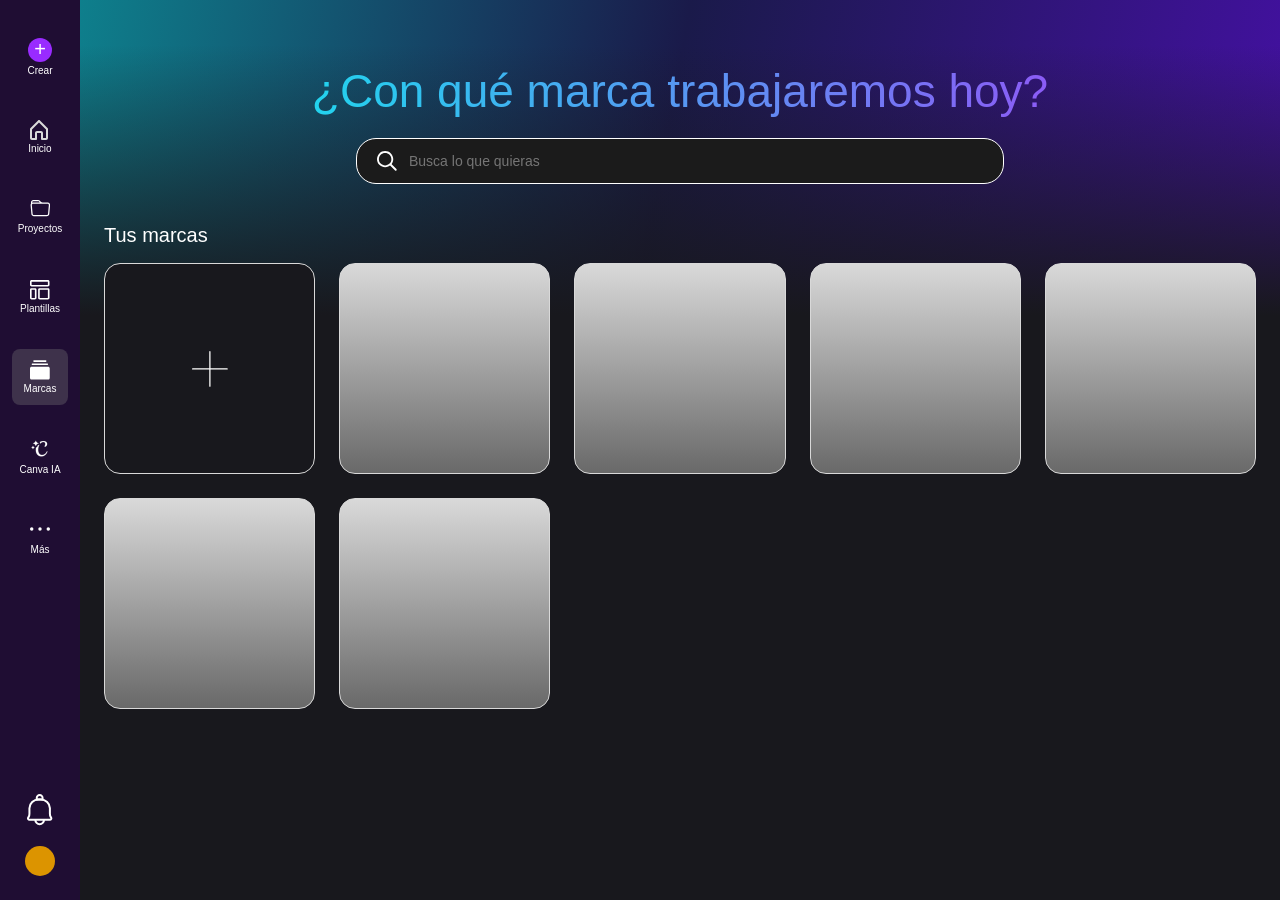
<file: marcas.html>
<!DOCTYPE html>
<html lang="es">
<head>
  <meta charset="UTF-8">
  <meta name="viewport" content="width=device-width, initial-scale=1">
  <title>Marcas</title>
  <link rel="stylesheet" href="estilos/styles.css">

</head>
<body>

  <!-- ========== MENU LATERAL ========== -->
  <nav class="menuLateral">
    <a class="opcionMenu" href="#">
      <span class="botonCrear">+</span>
      <span>Crear</span>
    </a>
    <a class="opcionMenu" href="index.html">

      <svg class="iconoVacio" viewBox="0 0 20 20" xmlns="http://www.w3.org/2000/svg">
        <path d="M9.71002 0.292444C9.6175 0.19974 9.50762 0.126193 9.38664 0.0760114C9.26567 0.02583 9.13599 0 9.00502 0C8.87405 0 8.74437 0.02583 8.62339 0.0760114C8.50242 0.126193 8.39253 0.19974 8.30002 0.292444L0.290017 8.29244C0.197335 8.38588 0.12401 8.4967 0.0742455 8.61854C0.0244809 8.74038 -0.000744179 8.87084 1.67143e-05 9.00244V18.0024C1.67143e-05 19.1024 0.900017 20.0024 2.00002 20.0024H6.00002C6.55002 20.0024 7.00002 19.5524 7.00002 19.0024V13.0024H11V19.0024C11 19.5524 11.45 20.0024 12 20.0024H16C17.1 20.0024 18 19.1024 18 18.0024V9.00244C18 8.73244 17.89 8.48244 17.71 8.29244L9.71002 0.292444ZM13 18.0024V13.0024C13 11.9024 12.1 11.0024 11 11.0024H7.00002C5.90002 11.0024 5.00002 11.9024 5.00002 13.0024V18.0024H2.00002V9.41244L9.00002 2.41244L16 9.41244V18.0024H13Z" fill="#D9D9D9"/>
      </svg>

      <svg class="iconoLleno" viewBox="0 0 30 30" xmlns="http://www.w3.org/2000/svg">
        <path d="M16.1834 0.487407C16.0292 0.332901 15.846 0.210321 15.6444 0.126686C15.4428 0.0430499 15.2266 0 15.0084 0C14.7901 0 14.5739 0.0430499 14.3723 0.126686C14.1707 0.210321 13.9876 0.332901 13.8334 0.487407L0.483361 13.8207C0.328892 13.9765 0.206683 14.1612 0.123742 14.3642C0.0408015 14.5673 -0.0012403 14.7847 2.78572e-05 15.0041V30.0041C2.78572e-05 31.8374 1.50003 33.3374 3.33336 33.3374H8.33336C9.25003 33.3374 10 32.5874 10 31.6707V20.0041H20V31.6707C20 32.5874 20.75 33.3374 21.6667 33.3374H26.6667C28.5 33.3374 30 31.8374 30 30.0041V15.0041C30 14.5541 29.8167 14.1374 29.5167 13.8207L16.1834 0.487407Z" fill="white"/>
      </svg>

      <span>Inicio</span>
    </a>
    <a class="opcionMenu" href="#">
      <svg class="iconoVacio" viewBox="0 0 33 35" xmlns="http://www.w3.org/2000/svg">
          <path d="M0.76581 6.27812L0.67831 4.375C0.67831 3.21468 1.13925 2.10188 1.95972 1.28141C2.78019 0.460936 3.89299 0 5.05331 0H13.0858C14.246 0.000247789 15.3587 0.461346 16.1789 1.28187L17.9902 3.09313C18.8105 3.91365 19.9231 4.37475 21.0833 4.375H29.7939C30.4019 4.37494 31.0032 4.50158 31.5595 4.74686C32.1157 4.99213 32.6148 5.35065 33.0248 5.79954C33.4348 6.24844 33.7467 6.77786 33.9407 7.35403C34.1347 7.9302 34.2065 8.54048 34.1514 9.14594L32.758 24.4584C32.6592 25.5454 32.1577 26.5563 31.3519 27.2925C30.5461 28.0287 29.4942 28.4371 28.4027 28.4375H5.76644C4.67496 28.4371 3.62306 28.0287 2.81724 27.2925C2.01143 26.5563 1.5099 25.5454 1.41112 24.4584L0.0176853 9.14594C-0.0736711 8.1328 0.190871 7.1195 0.76581 6.28031V6.27812ZM4.37519 6.5625C4.07131 6.56248 3.77077 6.62578 3.49271 6.74835C3.21465 6.87092 2.96518 7.05008 2.7602 7.2744C2.55522 7.49873 2.39922 7.7633 2.30216 8.05126C2.20509 8.33921 2.16909 8.64423 2.19644 8.94688L3.58987 24.2594C3.63899 24.8029 3.88948 25.3084 4.29219 25.6767C4.69489 26.045 5.22071 26.2495 5.76644 26.25H28.4027C28.9484 26.2495 29.4742 26.045 29.8769 25.6767C30.2796 25.3084 30.5301 24.8029 30.5792 24.2594L31.9727 8.94688C32 8.64423 31.964 8.33921 31.867 8.05126C31.7699 7.7633 31.6139 7.49873 31.4089 7.2744C31.2039 7.05008 30.9545 6.87092 30.6764 6.74835C30.3984 6.62578 30.0978 6.56248 29.7939 6.5625H4.37519ZM14.6346 2.82844C14.4312 2.62503 14.1898 2.46373 13.924 2.35375C13.6583 2.24377 13.3734 2.18727 13.0858 2.1875H5.05331C4.48028 2.1874 3.93009 2.41215 3.52103 2.81344C3.11196 3.21473 2.8767 3.76051 2.86581 4.33344L2.87894 4.6375C3.34998 4.46396 3.84873 4.37646 4.37519 4.375H16.1789L14.6346 2.82844Z" fill="white"/>
        </svg>

      <svg class="iconoLleno" viewBox="0 0 33 35" xmlns="http://www.w3.org/2000/svg">
          <path d="M0.76581 6.27812L0.67831 4.375C0.67831 3.21468 1.13925 2.10188 1.95972 1.28141C2.78019 0.460936 3.89299 0 5.05331 0H13.0858C14.246 0.000247789 15.3587 0.461346 16.1789 1.28187L17.9902 3.09313C18.8105 3.91365 19.9231 4.37475 21.0833 4.375H29.7939C30.4019 4.37494 31.0032 4.50158 31.5595 4.74686C32.1157 4.99213 32.6148 5.35065 33.0248 5.79954C33.4348 6.24844 33.7467 6.77786 33.9407 7.35403C34.1347 7.9302 34.2065 8.54048 34.1514 9.14594L32.758 24.4584C32.6592 25.5454 32.1577 26.5563 31.3519 27.2925C30.5461 28.0287 29.4942 28.4371 28.4027 28.4375H5.76644C4.67496 28.4371 3.62306 28.0287 2.81724 27.2925C2.01143 26.5563 1.5099 25.5454 1.41112 24.4584L0.0176853 9.14594C-0.0736711 8.1328 0.190871 7.1195 0.76581 6.28031V6.27812ZM4.37519 6.5625C4.07131 6.56248 3.77077 6.62578 3.49271 6.74835C3.21465 6.87092 2.96518 7.05008 2.7602 7.2744C2.55522 7.49873 2.39922 7.7633 2.30216 8.05126C2.20509 8.33921 2.16909 8.64423 2.19644 8.94688L3.58987 24.2594C3.63899 24.8029 3.88948 25.3084 4.29219 25.6767C4.69489 26.045 5.22071 26.2495 5.76644 26.25H28.4027C28.9484 26.2495 29.4742 26.045 29.8769 25.6767C30.2796 25.3084 30.5301 24.8029 30.5792 24.2594L31.9727 8.94688C32 8.64423 31.964 8.33921 31.867 8.05126C31.7699 7.7633 31.6139 7.49873 31.4089 7.2744C31.2039 7.05008 30.9545 6.87092 30.6764 6.74835C30.3984 6.62578 30.0978 6.56248 29.7939 6.5625H4.37519ZM14.6346 2.82844C14.4312 2.62503 14.1898 2.46373 13.924 2.35375C13.6583 2.24377 13.3734 2.18727 13.0858 2.1875H5.05331C4.48028 2.1874 3.93009 2.41215 3.52103 2.81344C3.11196 3.21473 2.8767 3.76051 2.86581 4.33344L2.87894 4.6375C3.34998 4.46396 3.84873 4.37646 4.37519 4.375H16.1789L14.6346 2.82844Z" fill="white"/>
        </svg>
      <span>Proyectos</span>
    </a>

    <a class="opcionMenu" href="plantillas.html">

      <svg class="iconoVacio" viewBox="0 0 30 30" xmlns="http://www.w3.org/2000/svg">
        <path d="M26.8125 2.4375V7.3125H2.4375V2.4375H26.8125ZM26.8125 0H2.4375C1.79103 0 1.17105 0.256807 0.713927 0.713927C0.256807 1.17105 0 1.79103 0 2.4375V7.3125C0 7.95897 0.256807 8.57895 0.713927 9.03607C1.17105 9.49319 1.79103 9.75 2.4375 9.75H26.8125C27.459 9.75 28.079 9.49319 28.5361 9.03607C28.9932 8.57895 29.25 7.95897 29.25 7.3125V2.4375C29.25 1.79103 28.9932 1.17105 28.5361 0.713927C28.079 0.256807 27.459 0 26.8125 0ZM7.3125 14.625V26.8125H2.4375V14.625H7.3125ZM7.3125 12.1875H2.4375C1.79103 12.1875 1.17105 12.4443 0.713927 12.9014C0.256807 13.3585 0 13.9785 0 14.625V26.8125C0 27.459 0.256807 28.079 0.713927 28.5361C1.17105 28.9932 1.79103 29.25 2.4375 29.25H7.3125C7.95897 29.25 8.57895 28.9932 9.03607 28.5361C9.49319 28.079 9.75 27.459 9.75 26.8125V14.625C9.75 13.9785 9.49319 13.3585 9.03607 12.9014C8.57895 12.4443 7.95897 12.1875 7.3125 12.1875ZM26.8125 14.625V26.8125H14.625V14.625H26.8125ZM26.8125 12.1875H14.625C13.9785 12.1875 13.3585 12.4443 12.9014 12.9014C12.4443 13.3585 12.1875 13.9785 12.1875 14.625V26.8125C12.1875 27.459 12.4443 28.079 12.9014 28.5361C13.3585 28.9932 13.9785 29.25 14.625 29.25H26.8125C27.459 29.25 28.079 28.9932 28.5361 28.5361C28.9932 28.079 29.25 27.459 29.25 26.8125V14.625C29.25 13.9785 28.9932 13.3585 28.5361 12.9014C28.079 12.4443 27.459 12.1875 26.8125 12.1875Z" fill="white"/>
      </svg>

      <svg class="iconoLleno" viewBox="0 0 30 30" xmlns="http://www.w3.org/2000/svg">
        <path d="M26.8125 0H2.4375C1.79103 0 1.17105 0.256807 0.713927 0.713927C0.256807 1.17105 0 1.79103 0 2.4375V7.3125C0 7.95897 0.256807 8.57895 0.713927 9.03607C1.17105 9.49319 1.79103 9.75 2.4375 9.75H26.8125C27.459 9.75 28.079 9.49319 28.5361 9.03607C28.9932 8.57895 29.25 7.95897 29.25 7.3125V2.4375C29.25 1.79103 28.9932 1.17105 28.5361 0.713927C28.079 0.256807 27.459 0 26.8125 0ZM7.3125 12.1875H2.4375C1.79103 12.1875 1.17105 12.4443 0.713927 12.9014C0.256807 13.3585 0 13.9785 0 14.625V26.8125C0 27.459 0.256807 28.079 0.713927 28.5361C1.17105 28.9932 1.79103 29.25 2.4375 29.25H7.3125C7.95897 29.25 8.57895 28.9932 9.03607 28.5361C9.49319 28.079 9.75 27.459 9.75 26.8125V14.625C9.75 13.9785 9.49319 13.3585 9.03607 12.9014C8.57895 12.4443 7.95897 12.1875 7.3125 12.1875ZM26.8125 12.1875H14.625C13.9785 12.1875 13.3585 12.4443 12.9014 12.9014C12.4443 13.3585 12.1875 13.9785 12.1875 14.625V26.8125C12.1875 27.459 12.4443 28.079 12.9014 28.5361C13.3585 28.9932 13.9785 29.25 14.625 29.25H26.8125C27.459 29.25 28.079 28.9932 28.5361 28.5361C28.9932 28.079 29.25 27.459 29.25 26.8125V14.625C29.25 13.9785 28.9932 13.3585 28.5361 12.9014C28.079 12.4443 27.459 12.1875 26.8125 12.1875Z" fill="white"/>
      </svg>

      <span>Plantillas</span>
    </a>
    
    <a class="opcionMenu activa" href="marcas.html">
      <svg class="iconoVacio" viewBox="0 0 38 37" xmlns="http://www.w3.org/2000/svg">
        <path d="M30.9375 11.25H2.8125C2.06658 11.25 1.35121 11.5463 0.823762 12.0738C0.296316 12.6012 0 13.3166 0 14.0625V30.9375C0 31.6834 0.296316 32.3988 0.823762 32.9262C1.35121 33.4537 2.06658 33.75 2.8125 33.75H30.9375C31.6834 33.75 32.3988 33.4537 32.9262 32.9262C33.4537 32.3988 33.75 31.6834 33.75 30.9375V14.0625C33.75 13.3166 33.4537 12.6012 32.9262 12.0738C32.3988 11.5463 31.6834 11.25 30.9375 11.25ZM30.9375 30.9375H2.8125V14.0625H30.9375V30.9375ZM2.8125 7.03125C2.8125 6.65829 2.96066 6.3006 3.22438 6.03688C3.4881 5.77316 3.84579 5.625 4.21875 5.625H29.5312C29.9042 5.625 30.2619 5.77316 30.5256 6.03688C30.7893 6.3006 30.9375 6.65829 30.9375 7.03125C30.9375 7.40421 30.7893 7.7619 30.5256 8.02562C30.2619 8.28934 29.9042 8.4375 29.5312 8.4375H4.21875C3.84579 8.4375 3.4881 8.28934 3.22438 8.02562C2.96066 7.7619 2.8125 7.40421 2.8125 7.03125ZM5.625 1.40625C5.625 1.03329 5.77316 0.675604 6.03688 0.411881C6.3006 0.148158 6.65829 0 7.03125 0H26.7188C27.0917 0 27.4494 0.148158 27.7131 0.411881C27.9768 0.675604 28.125 1.03329 28.125 1.40625C28.125 1.77921 27.9768 2.1369 27.7131 2.40062C27.4494 2.66434 27.0917 2.8125 26.7188 2.8125H7.03125C6.65829 2.8125 6.3006 2.66434 6.03688 2.40062C5.77316 2.1369 5.625 1.77921 5.625 1.40625Z" fill="white"/>
      </svg>

      <svg class="iconoLleno" viewBox="0 0 38 37" xmlns="http://www.w3.org/2000/svg">
        <path d="M34.375 12.25H3.125C2.2962 12.25 1.50134 12.5727 0.915291 13.147C0.32924 13.7213 0 14.5003 0 15.3125V33.6875C0 34.4997 0.32924 35.2787 0.915291 35.853C1.50134 36.4273 2.2962 36.75 3.125 36.75H34.375C35.2038 36.75 35.9987 36.4273 36.5847 35.853C37.1708 35.2787 37.5 34.4997 37.5 33.6875V15.3125C37.5 14.5003 37.1708 13.7213 36.5847 13.147C35.9987 12.5727 35.2038 12.25 34.375 12.25ZM3.125 7.65625C3.125 7.25014 3.28962 6.86066 3.58265 6.57349C3.87567 6.28633 4.2731 6.125 4.6875 6.125H32.8125C33.2269 6.125 33.6243 6.28633 33.9174 6.57349C34.2104 6.86066 34.375 7.25014 34.375 7.65625C34.375 8.06236 34.2104 8.45184 33.9174 8.73901C33.6243 9.02617 33.2269 9.1875 32.8125 9.1875H4.6875C4.2731 9.1875 3.87567 9.02617 3.58265 8.73901C3.28962 8.45184 3.125 8.06236 3.125 7.65625ZM6.25 1.53125C6.25 1.12514 6.41462 0.735658 6.70765 0.448493C7.00067 0.161328 7.3981 0 7.8125 0H29.6875C30.1019 0 30.4993 0.161328 30.7924 0.448493C31.0854 0.735658 31.25 1.12514 31.25 1.53125C31.25 1.93736 31.0854 2.32684 30.7924 2.61401C30.4993 2.90117 30.1019 3.0625 29.6875 3.0625H7.8125C7.3981 3.0625 7.00067 2.90117 6.70765 2.61401C6.41462 2.32684 6.25 1.93736 6.25 1.53125Z" fill="white"/>
      </svg>
      <span>Marcas</span>
    </a>
    <a class="opcionMenu" href="#">
      <span class="iconoMenu">
        <svg width="45" height="45" viewBox="0 0 45 45" fill="none" xmlns="http://www.w3.org/2000/svg" xmlns:xlink="http://www.w3.org/1999/xlink">
          <rect width="45" height="45" fill="url(#pattern0_4_13)"/>
          <defs>
          <pattern id="pattern0_4_13" patternContentUnits="objectBoundingBox" width="1" height="1">
          <use xlink:href="#image0_4_13" transform="scale(0.025)"/>
          </pattern>
          <image id="image0_4_13" width="40" height="40" preserveAspectRatio="none" xlink:href="[data-uri]"/>
          </defs>
        </svg>

      </span>
      <span>Canva IA</span>
    </a>
    <a class="opcionMenu" href="#">
      <span class="iconoMenu">
        <svg width="29" height="5" viewBox="0 0 29 5" fill="none" xmlns="http://www.w3.org/2000/svg">
          <path d="M4 2.5C4 3.32843 3.32843 4 2.5 4C1.67157 4 1 3.32843 1 2.5C1 1.67157 1.67157 1 2.5 1C3.32843 1 4 1.67157 4 2.5Z" stroke-width="2" stroke="white"/>
          <path d="M16 2.5C16 3.32843 15.3284 4 14.5 4C13.6716 4 13 3.32843 13 2.5C13 1.67157 13.6716 1 14.5 1C15.3284 1 16 1.67157 16 2.5Z" stroke-width="2" stroke="white"/>
          <path d="M28 2.5C28 3.32843 27.3284 4 26.5 4C25.6716 4 25 3.32843 25 2.5C25 1.67157 25.6716 1 26.5 1C27.3284 1 28 1.67157 28 2.5Z" stroke-width="2" stroke="white"/>
        </svg>
      </span>
      <span>Más</span>
    </a>

    <!-- Parte de abajo del menu -->
    <div class="menuAbajo">
      <span class="iconoMenu">
        <svg width="26" height="32" viewBox="0 0 26 32" fill="none" xmlns="http://www.w3.org/2000/svg">
          <path d="M8.29165 25.7917H2.43644C1.29165 25.7917 0.606232 24.4938 1.24352 23.5254L1.66207 22.8867C2.29061 21.9286 2.43644 20.8042 2.43644 19.6521V14.125C2.46998 9.32565 6.70352 5.36336 11.5802 5.37503L13.7181 5.3794C18.5948 5.39107 22.8385 9.32565 22.8969 14.1265V19.6507C22.8969 20.8027 23.0441 21.9286 23.6712 22.8867L24.0898 23.5254C24.7256 24.4938 24.0416 25.7917 22.8969 25.7917H17.0417M8.29165 25.7917H17.0417M8.29165 25.7917C8.29165 26.952 8.75258 28.0648 9.57306 28.8853C10.3935 29.7058 11.5063 30.1667 12.6667 30.1667C13.827 30.1667 14.9398 29.7058 15.7602 28.8853C16.5807 28.0648 17.0417 26.952 17.0417 25.7917" stroke-width="2" stroke-linecap="round" stroke-linejoin="round" stroke="white"/>
          <path d="M12.6667 1C13.4402 1 14.1821 1.30729 14.729 1.85427C15.276 2.40125 15.5833 3.14312 15.5833 3.91667V5.375H9.74998V3.91667C9.74998 3.14312 10.0573 2.40125 10.6043 1.85427C11.1512 1.30729 11.8931 1 12.6667 1Z" stroke-width="2" stroke-linecap="round" stroke-linejoin="round" stroke="white"/>
        </svg>

      </span>
      <span class="fotoPerfil"></span>
    </div>
  </nav>

  <!-- ========== CONTENIDO PRINCIPAL ========== -->
  <main class="contenido">

    <!-- Titulo y buscador -->
    <header class="encabezado">
      <h1 class="titulo">¿Con qué marca trabajaremos hoy?</h1>

      <div class="buscador">
        <svg class="iconoLupa" viewBox="0 0 24 24" fill="none" xmlns="http://www.w3.org/2000/svg">
            <path d="M9.75 2.25C7.76088 2.25 5.85322 3.04018 4.4467 4.4467C3.04018 5.85322 2.25 7.76088 2.25 9.75C2.25 11.7391 3.04018 13.6468 4.4467 15.0533C5.85322 16.4598 7.76088 17.25 9.75 17.25C11.7391 17.25 13.6468 16.4598 15.0533 15.0533C16.4598 13.6468 17.25 11.7391 17.25 9.75C17.25 7.76088 16.4598 5.85322 15.0533 4.4467C13.6468 3.04018 11.7391 2.25 9.75 2.25ZM0 9.75C0 7.16414 1.02723 4.68419 2.85571 2.85571C4.68419 1.02723 7.16414 0 9.75 0C12.3359 0 14.8158 1.02723 16.6443 2.85571C18.4728 4.68419 19.5 7.16414 19.5 9.75C19.5 12.3359 18.4728 14.8158 16.6443 16.6443C14.8158 18.4728 12.3359 19.5 9.75 19.5C7.16414 19.5 4.68419 18.4728 2.85571 16.6443C1.02723 14.8158 0 12.3359 0 9.75Z" fill-rule="evenodd" clip-rule="evenodd" fill="white"/>
            <path d="M15.705 15.705C15.9159 15.4943 16.2019 15.376 16.5 15.376C16.7981 15.376 17.084 15.4943 17.295 15.705L23.295 21.705C23.4055 21.808 23.4942 21.9322 23.5557 22.0702C23.6171 22.2082 23.6502 22.3571 23.6529 22.5082C23.6555 22.6593 23.6278 22.8093 23.5712 22.9494C23.5146 23.0895 23.4304 23.2167 23.3235 23.3235C23.2167 23.4304 23.0895 23.5146 22.9494 23.5712C22.8093 23.6278 22.6593 23.6555 22.5082 23.6529C22.3571 23.6502 22.2082 23.6171 22.0702 23.5557C21.9322 23.4942 21.808 23.4055 21.705 23.295L15.705 17.295C15.4943 17.084 15.376 16.7981 15.376 16.5C15.376 16.2019 15.4943 15.9159 15.705 15.705Z" fill-rule="evenodd" clip-rule="evenodd" fill="white"/>
            </svg>
          </svg>
        <input type="text" placeholder="Busca lo que quieras">
      </div>
    </header>

    <!-- Lista de marcas -->
    <section class="tusMarcas">
      <h2 class="subtitulo">Tus marcas</h2>

      <div class="listaMarcas">

        <!-- Primera tarjeta: crear una marca nueva -->
        <a class="marca marcaNueva" href="#" aria-label="Crear una marca nueva">
          <svg class="iconoMas" viewBox="0 0 57 57" fill="none" xmlns="http://www.w3.org/2000/svg">
            <path d="M28.3333 55.6667V28.3333M28.3333 28.3333V1M28.3333 28.3333H55.6667M28.3333 28.3333H1" stroke-width="2" stroke-linecap="round" stroke="white"/>
          </svg>
        </a>

        <!-- ========== VENTANA EMERGENTE (MODAL) ========== -->
  <div class="modalOverlay" id="modalMarca">
    <div class="modalEnvoltorio">
      
      <div class="modalContenedor">
        <h2 class="modalTitulo">Crea tu kit de Marca</h2>
        
        <div class="modalCampo">
          <label for="nombreMarca">Nombre</label>
          <input type="text" id="nombreMarca" placeholder="Ponle nombre a tu kit de marca">
        </div>

        <p class="modalTexto">
          Todo tu equipo tendrá acceso al Kit de Marca. Solo pueden hacer cambios en el Kit de Marca quienes sean personas a cargo especialistas en diseño de marcas
        </p>

        <div class="modalBotones">
          <button type="button" class="btnModalSecundario">Crear y cerrar</button>
          <button type="button" class="btnModalPrincipal">Crear y añadir elementos</button>
        </div>
      </div>

      <!-- Botón X fuera del contenedor principal -->
      <button class="modalCerrar" id="btnCerrarModal" aria-label="Cerrar modal">&times;</button>

    </div>
  </div>

        <!-- Marcas que ya existen -->
        <a class="marca" href="#"></a>
        <a class="marca" href="#"></a>
        <a class="marca" href="#"></a>
        <a class="marca" href="#"></a>
        <a class="marca" href="#"></a>
        <a class="marca" href="#"></a>

      </div>
    </section>

    <!-- ========== SEGUNDO MODAL: AÑADIR ELEMENTOS ========== -->
  <div class="modalOverlay" id="modalElementos">
    <div class="modalEnvoltorio modalEnvoltorioAncho">
      
      <div class="modalContenedor">
        <!-- Título dinámico -->
        <div class="modalTituloHeader">
          <h2 class="modalTitulo" id="tituloMarcaCreada">Nombre nuevo</h2>
          <svg class="iconoEditar" viewBox="0 0 24 24" fill="none" xmlns="http://www.w3.org/2000/svg">
            <path d="M3 17.25V21H6.75L17.81 9.94L14.06 6.19L3 17.25ZM20.71 7.04C21.1 6.65 21.1 6.02 20.71 5.63L18.37 3.29C17.98 2.9 17.35 2.9 16.96 3.29L15.13 5.12L18.88 8.87L20.71 7.04Z" fill="white"/>
          </svg>
        </div>
        
        <!-- Cuadrícula de 8 categorías -->
        <div class="gridElementos">
          <div class="itemElemento">
            <div class="cajaElemento"></div>
            <span>Logos</span>
          </div>
          <div class="itemElemento">
            <div class="cajaElemento"></div>
            <span>Colores</span>
          </div>
          <div class="itemElemento">
            <div class="cajaElemento"></div>
            <span>Fuentes</span>
          </div>
          <div class="itemElemento">
            <div class="cajaElemento"></div>
            <span>Componentes</span>
          </div>
          <div class="itemElemento">
            <div class="cajaElemento"></div>
            <span>Plantillas</span>
          </div>
          <div class="itemElemento">
            <div class="cajaElemento"></div>
            <span>Iconos</span>
          </div>
          <div class="itemElemento">
            <div class="cajaElemento"></div>
            <span>Fotos</span>
          </div>
          <div class="itemElemento">
            <div class="cajaElemento"></div>
            <span>Gráficos</span>
          </div>
        </div>

        <!-- Botón Guardar -->
        <div class="modalBotonesCentro">
          <button type="button" class="btnModalSecundario" id="btnGuardarElementos">Guardar</button>
        </div>
      </div>

      <button class="modalCerrar" id="btnCerrarElementos" aria-label="Cerrar modal">&times;</button>

    </div>
  </div>

  </main>

  <script src="/js/animacion.js"></script>

</body>
</html>
</file>
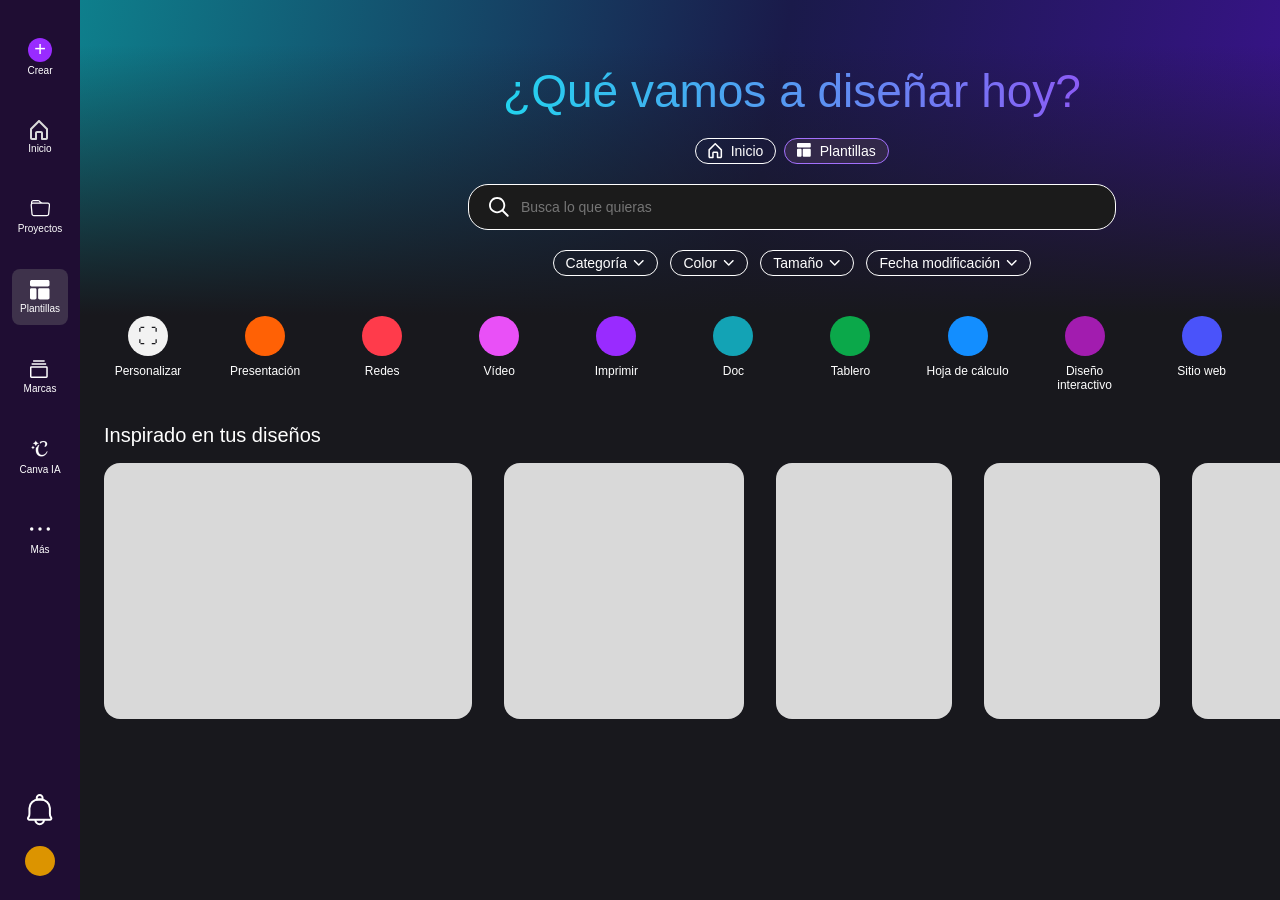
<file: plantillas.html>
<!DOCTYPE html>
<html lang="es">
<head>
  <meta charset="UTF-8">
  <meta name="viewport" content="width=device-width, initial-scale=1">
  <title>Plantillas</title>
  <link rel="stylesheet" href="estilos/styles.css">
</head>
<body>

  <!-- ========== MENU LATERAL ========== -->
  <nav class="menuLateral">
    <a class="opcionMenu" href="#">
      <span class="botonCrear">+</span>
      <span>Crear</span>
    </a>
    <a class="opcionMenu" href="index.html">

      <svg class="iconoVacio" viewBox="0 0 20 20" xmlns="http://www.w3.org/2000/svg">
        <path d="M9.71002 0.292444C9.6175 0.19974 9.50762 0.126193 9.38664 0.0760114C9.26567 0.02583 9.13599 0 9.00502 0C8.87405 0 8.74437 0.02583 8.62339 0.0760114C8.50242 0.126193 8.39253 0.19974 8.30002 0.292444L0.290017 8.29244C0.197335 8.38588 0.12401 8.4967 0.0742455 8.61854C0.0244809 8.74038 -0.000744179 8.87084 1.67143e-05 9.00244V18.0024C1.67143e-05 19.1024 0.900017 20.0024 2.00002 20.0024H6.00002C6.55002 20.0024 7.00002 19.5524 7.00002 19.0024V13.0024H11V19.0024C11 19.5524 11.45 20.0024 12 20.0024H16C17.1 20.0024 18 19.1024 18 18.0024V9.00244C18 8.73244 17.89 8.48244 17.71 8.29244L9.71002 0.292444ZM13 18.0024V13.0024C13 11.9024 12.1 11.0024 11 11.0024H7.00002C5.90002 11.0024 5.00002 11.9024 5.00002 13.0024V18.0024H2.00002V9.41244L9.00002 2.41244L16 9.41244V18.0024H13Z" fill="#D9D9D9"/>
      </svg>

      <svg class="iconoLleno" viewBox="0 0 30 30" xmlns="http://www.w3.org/2000/svg">
        <path d="M16.1834 0.487407C16.0292 0.332901 15.846 0.210321 15.6444 0.126686C15.4428 0.0430499 15.2266 0 15.0084 0C14.7901 0 14.5739 0.0430499 14.3723 0.126686C14.1707 0.210321 13.9876 0.332901 13.8334 0.487407L0.483361 13.8207C0.328892 13.9765 0.206683 14.1612 0.123742 14.3642C0.0408015 14.5673 -0.0012403 14.7847 2.78572e-05 15.0041V30.0041C2.78572e-05 31.8374 1.50003 33.3374 3.33336 33.3374H8.33336C9.25003 33.3374 10 32.5874 10 31.6707V20.0041H20V31.6707C20 32.5874 20.75 33.3374 21.6667 33.3374H26.6667C28.5 33.3374 30 31.8374 30 30.0041V15.0041C30 14.5541 29.8167 14.1374 29.5167 13.8207L16.1834 0.487407Z" fill="white"/>
      </svg>

      <span>Inicio</span>
    </a>
    <a class="opcionMenu" href="#">
      <svg class="iconoVacio" viewBox="0 0 33 35" xmlns="http://www.w3.org/2000/svg">
          <path d="M0.76581 6.27812L0.67831 4.375C0.67831 3.21468 1.13925 2.10188 1.95972 1.28141C2.78019 0.460936 3.89299 0 5.05331 0H13.0858C14.246 0.000247789 15.3587 0.461346 16.1789 1.28187L17.9902 3.09313C18.8105 3.91365 19.9231 4.37475 21.0833 4.375H29.7939C30.4019 4.37494 31.0032 4.50158 31.5595 4.74686C32.1157 4.99213 32.6148 5.35065 33.0248 5.79954C33.4348 6.24844 33.7467 6.77786 33.9407 7.35403C34.1347 7.9302 34.2065 8.54048 34.1514 9.14594L32.758 24.4584C32.6592 25.5454 32.1577 26.5563 31.3519 27.2925C30.5461 28.0287 29.4942 28.4371 28.4027 28.4375H5.76644C4.67496 28.4371 3.62306 28.0287 2.81724 27.2925C2.01143 26.5563 1.5099 25.5454 1.41112 24.4584L0.0176853 9.14594C-0.0736711 8.1328 0.190871 7.1195 0.76581 6.28031V6.27812ZM4.37519 6.5625C4.07131 6.56248 3.77077 6.62578 3.49271 6.74835C3.21465 6.87092 2.96518 7.05008 2.7602 7.2744C2.55522 7.49873 2.39922 7.7633 2.30216 8.05126C2.20509 8.33921 2.16909 8.64423 2.19644 8.94688L3.58987 24.2594C3.63899 24.8029 3.88948 25.3084 4.29219 25.6767C4.69489 26.045 5.22071 26.2495 5.76644 26.25H28.4027C28.9484 26.2495 29.4742 26.045 29.8769 25.6767C30.2796 25.3084 30.5301 24.8029 30.5792 24.2594L31.9727 8.94688C32 8.64423 31.964 8.33921 31.867 8.05126C31.7699 7.7633 31.6139 7.49873 31.4089 7.2744C31.2039 7.05008 30.9545 6.87092 30.6764 6.74835C30.3984 6.62578 30.0978 6.56248 29.7939 6.5625H4.37519ZM14.6346 2.82844C14.4312 2.62503 14.1898 2.46373 13.924 2.35375C13.6583 2.24377 13.3734 2.18727 13.0858 2.1875H5.05331C4.48028 2.1874 3.93009 2.41215 3.52103 2.81344C3.11196 3.21473 2.8767 3.76051 2.86581 4.33344L2.87894 4.6375C3.34998 4.46396 3.84873 4.37646 4.37519 4.375H16.1789L14.6346 2.82844Z" fill="white"/>
        </svg>

      <svg class="iconoLleno" viewBox="0 0 33 35" xmlns="http://www.w3.org/2000/svg">
          <path d="M0.76581 6.27812L0.67831 4.375C0.67831 3.21468 1.13925 2.10188 1.95972 1.28141C2.78019 0.460936 3.89299 0 5.05331 0H13.0858C14.246 0.000247789 15.3587 0.461346 16.1789 1.28187L17.9902 3.09313C18.8105 3.91365 19.9231 4.37475 21.0833 4.375H29.7939C30.4019 4.37494 31.0032 4.50158 31.5595 4.74686C32.1157 4.99213 32.6148 5.35065 33.0248 5.79954C33.4348 6.24844 33.7467 6.77786 33.9407 7.35403C34.1347 7.9302 34.2065 8.54048 34.1514 9.14594L32.758 24.4584C32.6592 25.5454 32.1577 26.5563 31.3519 27.2925C30.5461 28.0287 29.4942 28.4371 28.4027 28.4375H5.76644C4.67496 28.4371 3.62306 28.0287 2.81724 27.2925C2.01143 26.5563 1.5099 25.5454 1.41112 24.4584L0.0176853 9.14594C-0.0736711 8.1328 0.190871 7.1195 0.76581 6.28031V6.27812ZM4.37519 6.5625C4.07131 6.56248 3.77077 6.62578 3.49271 6.74835C3.21465 6.87092 2.96518 7.05008 2.7602 7.2744C2.55522 7.49873 2.39922 7.7633 2.30216 8.05126C2.20509 8.33921 2.16909 8.64423 2.19644 8.94688L3.58987 24.2594C3.63899 24.8029 3.88948 25.3084 4.29219 25.6767C4.69489 26.045 5.22071 26.2495 5.76644 26.25H28.4027C28.9484 26.2495 29.4742 26.045 29.8769 25.6767C30.2796 25.3084 30.5301 24.8029 30.5792 24.2594L31.9727 8.94688C32 8.64423 31.964 8.33921 31.867 8.05126C31.7699 7.7633 31.6139 7.49873 31.4089 7.2744C31.2039 7.05008 30.9545 6.87092 30.6764 6.74835C30.3984 6.62578 30.0978 6.56248 29.7939 6.5625H4.37519ZM14.6346 2.82844C14.4312 2.62503 14.1898 2.46373 13.924 2.35375C13.6583 2.24377 13.3734 2.18727 13.0858 2.1875H5.05331C4.48028 2.1874 3.93009 2.41215 3.52103 2.81344C3.11196 3.21473 2.8767 3.76051 2.86581 4.33344L2.87894 4.6375C3.34998 4.46396 3.84873 4.37646 4.37519 4.375H16.1789L14.6346 2.82844Z" fill="white"/>
        </svg>
      <span>Proyectos</span>
    </a>

    <a class="opcionMenu activa" href="plantillas.html">

      <svg class="iconoVacio" viewBox="0 0 30 30" xmlns="http://www.w3.org/2000/svg">
        <path d="M26.8125 2.4375V7.3125H2.4375V2.4375H26.8125ZM26.8125 0H2.4375C1.79103 0 1.17105 0.256807 0.713927 0.713927C0.256807 1.17105 0 1.79103 0 2.4375V7.3125C0 7.95897 0.256807 8.57895 0.713927 9.03607C1.17105 9.49319 1.79103 9.75 2.4375 9.75H26.8125C27.459 9.75 28.079 9.49319 28.5361 9.03607C28.9932 8.57895 29.25 7.95897 29.25 7.3125V2.4375C29.25 1.79103 28.9932 1.17105 28.5361 0.713927C28.079 0.256807 27.459 0 26.8125 0ZM7.3125 14.625V26.8125H2.4375V14.625H7.3125ZM7.3125 12.1875H2.4375C1.79103 12.1875 1.17105 12.4443 0.713927 12.9014C0.256807 13.3585 0 13.9785 0 14.625V26.8125C0 27.459 0.256807 28.079 0.713927 28.5361C1.17105 28.9932 1.79103 29.25 2.4375 29.25H7.3125C7.95897 29.25 8.57895 28.9932 9.03607 28.5361C9.49319 28.079 9.75 27.459 9.75 26.8125V14.625C9.75 13.9785 9.49319 13.3585 9.03607 12.9014C8.57895 12.4443 7.95897 12.1875 7.3125 12.1875ZM26.8125 14.625V26.8125H14.625V14.625H26.8125ZM26.8125 12.1875H14.625C13.9785 12.1875 13.3585 12.4443 12.9014 12.9014C12.4443 13.3585 12.1875 13.9785 12.1875 14.625V26.8125C12.1875 27.459 12.4443 28.079 12.9014 28.5361C13.3585 28.9932 13.9785 29.25 14.625 29.25H26.8125C27.459 29.25 28.079 28.9932 28.5361 28.5361C28.9932 28.079 29.25 27.459 29.25 26.8125V14.625C29.25 13.9785 28.9932 13.3585 28.5361 12.9014C28.079 12.4443 27.459 12.1875 26.8125 12.1875Z" fill="white"/>
      </svg>

      <svg class="iconoLleno" viewBox="0 0 30 30" xmlns="http://www.w3.org/2000/svg">
        <path d="M26.8125 0H2.4375C1.79103 0 1.17105 0.256807 0.713927 0.713927C0.256807 1.17105 0 1.79103 0 2.4375V7.3125C0 7.95897 0.256807 8.57895 0.713927 9.03607C1.17105 9.49319 1.79103 9.75 2.4375 9.75H26.8125C27.459 9.75 28.079 9.49319 28.5361 9.03607C28.9932 8.57895 29.25 7.95897 29.25 7.3125V2.4375C29.25 1.79103 28.9932 1.17105 28.5361 0.713927C28.079 0.256807 27.459 0 26.8125 0ZM7.3125 12.1875H2.4375C1.79103 12.1875 1.17105 12.4443 0.713927 12.9014C0.256807 13.3585 0 13.9785 0 14.625V26.8125C0 27.459 0.256807 28.079 0.713927 28.5361C1.17105 28.9932 1.79103 29.25 2.4375 29.25H7.3125C7.95897 29.25 8.57895 28.9932 9.03607 28.5361C9.49319 28.079 9.75 27.459 9.75 26.8125V14.625C9.75 13.9785 9.49319 13.3585 9.03607 12.9014C8.57895 12.4443 7.95897 12.1875 7.3125 12.1875ZM26.8125 12.1875H14.625C13.9785 12.1875 13.3585 12.4443 12.9014 12.9014C12.4443 13.3585 12.1875 13.9785 12.1875 14.625V26.8125C12.1875 27.459 12.4443 28.079 12.9014 28.5361C13.3585 28.9932 13.9785 29.25 14.625 29.25H26.8125C27.459 29.25 28.079 28.9932 28.5361 28.5361C28.9932 28.079 29.25 27.459 29.25 26.8125V14.625C29.25 13.9785 28.9932 13.3585 28.5361 12.9014C28.079 12.4443 27.459 12.1875 26.8125 12.1875Z" fill="white"/>
      </svg>

      <span>Plantillas</span>
    </a>
    
    <a class="opcionMenu" href="marcas.html">
      <svg class="iconoVacio" viewBox="0 0 38 37" xmlns="http://www.w3.org/2000/svg">
        <path d="M30.9375 11.25H2.8125C2.06658 11.25 1.35121 11.5463 0.823762 12.0738C0.296316 12.6012 0 13.3166 0 14.0625V30.9375C0 31.6834 0.296316 32.3988 0.823762 32.9262C1.35121 33.4537 2.06658 33.75 2.8125 33.75H30.9375C31.6834 33.75 32.3988 33.4537 32.9262 32.9262C33.4537 32.3988 33.75 31.6834 33.75 30.9375V14.0625C33.75 13.3166 33.4537 12.6012 32.9262 12.0738C32.3988 11.5463 31.6834 11.25 30.9375 11.25ZM30.9375 30.9375H2.8125V14.0625H30.9375V30.9375ZM2.8125 7.03125C2.8125 6.65829 2.96066 6.3006 3.22438 6.03688C3.4881 5.77316 3.84579 5.625 4.21875 5.625H29.5312C29.9042 5.625 30.2619 5.77316 30.5256 6.03688C30.7893 6.3006 30.9375 6.65829 30.9375 7.03125C30.9375 7.40421 30.7893 7.7619 30.5256 8.02562C30.2619 8.28934 29.9042 8.4375 29.5312 8.4375H4.21875C3.84579 8.4375 3.4881 8.28934 3.22438 8.02562C2.96066 7.7619 2.8125 7.40421 2.8125 7.03125ZM5.625 1.40625C5.625 1.03329 5.77316 0.675604 6.03688 0.411881C6.3006 0.148158 6.65829 0 7.03125 0H26.7188C27.0917 0 27.4494 0.148158 27.7131 0.411881C27.9768 0.675604 28.125 1.03329 28.125 1.40625C28.125 1.77921 27.9768 2.1369 27.7131 2.40062C27.4494 2.66434 27.0917 2.8125 26.7188 2.8125H7.03125C6.65829 2.8125 6.3006 2.66434 6.03688 2.40062C5.77316 2.1369 5.625 1.77921 5.625 1.40625Z" fill="white"/>
      </svg>

      <svg class="iconoLleno" viewBox="0 0 38 37" xmlns="http://www.w3.org/2000/svg">
        <path d="M34.375 12.25H3.125C2.2962 12.25 1.50134 12.5727 0.915291 13.147C0.32924 13.7213 0 14.5003 0 15.3125V33.6875C0 34.4997 0.32924 35.2787 0.915291 35.853C1.50134 36.4273 2.2962 36.75 3.125 36.75H34.375C35.2038 36.75 35.9987 36.4273 36.5847 35.853C37.1708 35.2787 37.5 34.4997 37.5 33.6875V15.3125C37.5 14.5003 37.1708 13.7213 36.5847 13.147C35.9987 12.5727 35.2038 12.25 34.375 12.25ZM3.125 7.65625C3.125 7.25014 3.28962 6.86066 3.58265 6.57349C3.87567 6.28633 4.2731 6.125 4.6875 6.125H32.8125C33.2269 6.125 33.6243 6.28633 33.9174 6.57349C34.2104 6.86066 34.375 7.25014 34.375 7.65625C34.375 8.06236 34.2104 8.45184 33.9174 8.73901C33.6243 9.02617 33.2269 9.1875 32.8125 9.1875H4.6875C4.2731 9.1875 3.87567 9.02617 3.58265 8.73901C3.28962 8.45184 3.125 8.06236 3.125 7.65625ZM6.25 1.53125C6.25 1.12514 6.41462 0.735658 6.70765 0.448493C7.00067 0.161328 7.3981 0 7.8125 0H29.6875C30.1019 0 30.4993 0.161328 30.7924 0.448493C31.0854 0.735658 31.25 1.12514 31.25 1.53125C31.25 1.93736 31.0854 2.32684 30.7924 2.61401C30.4993 2.90117 30.1019 3.0625 29.6875 3.0625H7.8125C7.3981 3.0625 7.00067 2.90117 6.70765 2.61401C6.41462 2.32684 6.25 1.93736 6.25 1.53125Z" fill="white"/>
      </svg>
      <span>Marcas</span>
    </a>
    <a class="opcionMenu" href="#">
      <span class="iconoMenu">
        <svg width="45" height="45" viewBox="0 0 45 45" fill="none" xmlns="http://www.w3.org/2000/svg" xmlns:xlink="http://www.w3.org/1999/xlink">
          <rect width="45" height="45" fill="url(#pattern0_4_13)"/>
          <defs>
          <pattern id="pattern0_4_13" patternContentUnits="objectBoundingBox" width="1" height="1">
          <use xlink:href="#image0_4_13" transform="scale(0.025)"/>
          </pattern>
          <image id="image0_4_13" width="40" height="40" preserveAspectRatio="none" xlink:href="[data-uri]"/>
          </defs>
        </svg>

      </span>
      <span>Canva IA</span>
    </a>
    <a class="opcionMenu" href="#">
      <span class="iconoMenu">
        <svg width="29" height="5" viewBox="0 0 29 5" fill="none" xmlns="http://www.w3.org/2000/svg">
          <path d="M4 2.5C4 3.32843 3.32843 4 2.5 4C1.67157 4 1 3.32843 1 2.5C1 1.67157 1.67157 1 2.5 1C3.32843 1 4 1.67157 4 2.5Z" stroke-width="2" stroke="white"/>
          <path d="M16 2.5C16 3.32843 15.3284 4 14.5 4C13.6716 4 13 3.32843 13 2.5C13 1.67157 13.6716 1 14.5 1C15.3284 1 16 1.67157 16 2.5Z" stroke-width="2" stroke="white"/>
          <path d="M28 2.5C28 3.32843 27.3284 4 26.5 4C25.6716 4 25 3.32843 25 2.5C25 1.67157 25.6716 1 26.5 1C27.3284 1 28 1.67157 28 2.5Z" stroke-width="2" stroke="white"/>
        </svg>
      </span>
      <span>Más</span>
    </a>

    <!-- Parte de abajo del menu -->
    <div class="menuAbajo">
      <span class="iconoMenu">
        <svg width="26" height="32" viewBox="0 0 26 32" fill="none" xmlns="http://www.w3.org/2000/svg">
          <path d="M8.29165 25.7917H2.43644C1.29165 25.7917 0.606232 24.4938 1.24352 23.5254L1.66207 22.8867C2.29061 21.9286 2.43644 20.8042 2.43644 19.6521V14.125C2.46998 9.32565 6.70352 5.36336 11.5802 5.37503L13.7181 5.3794C18.5948 5.39107 22.8385 9.32565 22.8969 14.1265V19.6507C22.8969 20.8027 23.0441 21.9286 23.6712 22.8867L24.0898 23.5254C24.7256 24.4938 24.0416 25.7917 22.8969 25.7917H17.0417M8.29165 25.7917H17.0417M8.29165 25.7917C8.29165 26.952 8.75258 28.0648 9.57306 28.8853C10.3935 29.7058 11.5063 30.1667 12.6667 30.1667C13.827 30.1667 14.9398 29.7058 15.7602 28.8853C16.5807 28.0648 17.0417 26.952 17.0417 25.7917" stroke-width="2" stroke-linecap="round" stroke-linejoin="round" stroke="white"/>
          <path d="M12.6667 1C13.4402 1 14.1821 1.30729 14.729 1.85427C15.276 2.40125 15.5833 3.14312 15.5833 3.91667V5.375H9.74998V3.91667C9.74998 3.14312 10.0573 2.40125 10.6043 1.85427C11.1512 1.30729 11.8931 1 12.6667 1Z" stroke-width="2" stroke-linecap="round" stroke-linejoin="round" stroke="white"/>
        </svg>

      </span>
      <span class="fotoPerfil"></span>
    </div>
  </nav>

  <!-- ========== CONTENIDO PRINCIPAL ========== -->
  <main class="contenido">

    <!-- Titulo, botones y buscador -->
    <header class="encabezado">
      <h1 class="titulo">¿Qué vamos a diseñar hoy?</h1>

      <div class="pestanas">
       <a class="pestana" href="index.html"><svg class="iconoPestana" viewBox="0 0 20 21" xmlns="http://www.w3.org/2000/svg">
        <path d="M9.71002 0.292444C9.6175 0.19974 9.50762 0.126193 9.38664 0.0760114C9.26567 0.02583 9.13599 0 9.00502 0C8.87405 0 8.74437 0.02583 8.62339 0.0760114C8.50242 0.126193 8.39253 0.19974 8.30002 0.292444L0.290017 8.29244C0.197335 8.38588 0.12401 8.4967 0.0742455 8.61854C0.0244809 8.74038 -0.000744179 8.87084 1.67143e-05 9.00244V18.0024C1.67143e-05 19.1024 0.900017 20.0024 2.00002 20.0024H6.00002C6.55002 20.0024 7.00002 19.5524 7.00002 19.0024V13.0024H11V19.0024C11 19.5524 11.45 20.0024 12 20.0024H16C17.1 20.0024 18 19.1024 18 18.0024V9.00244C18 8.73244 17.89 8.48244 17.71 8.29244L9.71002 0.292444ZM13 18.0024V13.0024C13 11.9024 12.1 11.0024 11 11.0024H7.00002C5.90002 11.0024 5.00002 11.9024 5.00002 13.0024V18.0024H2.00002V9.41244L9.00002 2.41244L16 9.41244V18.0024H13Z"/>
      </svg>Inicio</a>
        <a class="pestana seleccionada" href="plantillas.html"><svg class="iconoPestana" viewBox="0 0 34 34" xmlns="http://www.w3.org/2000/svg">
        <path d="M26.8125 0H2.4375C1.79103 0 1.17105 0.256807 0.713927 0.713927C0.256807 1.17105 0 1.79103 0 2.4375V7.3125C0 7.95897 0.256807 8.57895 0.713927 9.03607C1.17105 9.49319 1.79103 9.75 2.4375 9.75H26.8125C27.459 9.75 28.079 9.49319 28.5361 9.03607C28.9932 8.57895 29.25 7.95897 29.25 7.3125V2.4375C29.25 1.79103 28.9932 1.17105 28.5361 0.713927C28.079 0.256807 27.459 0 26.8125 0ZM7.3125 12.1875H2.4375C1.79103 12.1875 1.17105 12.4443 0.713927 12.9014C0.256807 13.3585 0 13.9785 0 14.625V26.8125C0 27.459 0.256807 28.079 0.713927 28.5361C1.17105 28.9932 1.79103 29.25 2.4375 29.25H7.3125C7.95897 29.25 8.57895 28.9932 9.03607 28.5361C9.49319 28.079 9.75 27.459 9.75 26.8125V14.625C9.75 13.9785 9.49319 13.3585 9.03607 12.9014C8.57895 12.4443 7.95897 12.1875 7.3125 12.1875ZM26.8125 12.1875H14.625C13.9785 12.1875 13.3585 12.4443 12.9014 12.9014C12.4443 13.3585 12.1875 13.9785 12.1875 14.625V26.8125C12.1875 27.459 12.4443 28.079 12.9014 28.5361C13.3585 28.9932 13.9785 29.25 14.625 29.25H26.8125C27.459 29.25 28.079 28.9932 28.5361 28.5361C28.9932 28.079 29.25 27.459 29.25 26.8125V14.625C29.25 13.9785 28.9932 13.3585 28.5361 12.9014C28.079 12.4443 27.459 12.1875 26.8125 12.1875Z" fill="white"/>
      </svg>Plantillas</a>
      </div>

      <div class="buscador">
        <svg class="iconoLupa" viewBox="0 0 24 24" fill="none" xmlns="http://www.w3.org/2000/svg">
            <path d="M9.75 2.25C7.76088 2.25 5.85322 3.04018 4.4467 4.4467C3.04018 5.85322 2.25 7.76088 2.25 9.75C2.25 11.7391 3.04018 13.6468 4.4467 15.0533C5.85322 16.4598 7.76088 17.25 9.75 17.25C11.7391 17.25 13.6468 16.4598 15.0533 15.0533C16.4598 13.6468 17.25 11.7391 17.25 9.75C17.25 7.76088 16.4598 5.85322 15.0533 4.4467C13.6468 3.04018 11.7391 2.25 9.75 2.25ZM0 9.75C0 7.16414 1.02723 4.68419 2.85571 2.85571C4.68419 1.02723 7.16414 0 9.75 0C12.3359 0 14.8158 1.02723 16.6443 2.85571C18.4728 4.68419 19.5 7.16414 19.5 9.75C19.5 12.3359 18.4728 14.8158 16.6443 16.6443C14.8158 18.4728 12.3359 19.5 9.75 19.5C7.16414 19.5 4.68419 18.4728 2.85571 16.6443C1.02723 14.8158 0 12.3359 0 9.75Z" fill-rule="evenodd" clip-rule="evenodd" fill="white"/>
            <path d="M15.705 15.705C15.9159 15.4943 16.2019 15.376 16.5 15.376C16.7981 15.376 17.084 15.4943 17.295 15.705L23.295 21.705C23.4055 21.808 23.4942 21.9322 23.5557 22.0702C23.6171 22.2082 23.6502 22.3571 23.6529 22.5082C23.6555 22.6593 23.6278 22.8093 23.5712 22.9494C23.5146 23.0895 23.4304 23.2167 23.3235 23.3235C23.2167 23.4304 23.0895 23.5146 22.9494 23.5712C22.8093 23.6278 22.6593 23.6555 22.5082 23.6529C22.3571 23.6502 22.2082 23.6171 22.0702 23.5557C21.9322 23.4942 21.808 23.4055 21.705 23.295L15.705 17.295C15.4943 17.084 15.376 16.7981 15.376 16.5C15.376 16.2019 15.4943 15.9159 15.705 15.705Z" fill-rule="evenodd" clip-rule="evenodd" fill="white"/>
            </svg>
          </svg>
        <input type="text" placeholder="Busca lo que quieras">
     </div>

      <!--========== FILTROS ========== -->

      <div class="filtros">


         <!-- Este circulo escondido sirve para "cerrar todo". No lo borres -->
        <input type="radio" name="filtroAbierto" id="cerrarFiltros" class="interruptor" checked>
 
        <div class="filtroCaja">
          <input type="radio" name="filtroAbierto" id="abrirCategoria" class="interruptor">
          <label class="filtro" for="abrirCategoria">Categoría <svg width="12" height="6" viewBox="0 0 14 8" fill="none" xmlns="http://www.w3.org/2000/svg">
              <path d="M0.292818 0.292818C0.480348 0.105327 0.734669 0 0.999849 0C1.26503 0 1.51935 0.105327 1.70688 0.292818L6.65688 5.24282L11.6069 0.292818C11.7964 0.116388 12.047 0.0203478 12.3059 0.0249052C12.5647 0.0294626 12.8118 0.134262 12.995 0.317253C13.1782 0.500244 13.2832 0.747158 13.2881 1.00604C13.2929 1.26493 13.1972 1.5156 13.0209 1.70532L7.36469 7.36313C7.17716 7.55062 6.92284 7.65595 6.65766 7.65595C6.39248 7.65595 6.13816 7.55062 5.95063 7.36313L0.292818 1.70688C0.105327 1.51935 0 1.26503 0 0.999849C0 0.734669 0.105327 0.480348 0.292818 0.292818Z" fill="white"/>
              </svg>
            </svg></label>
 
          <div class="ventana">
          <div class="ventanaArriba">
            <div class="buscadorVentana">
              <svg class="iconoLupa" viewBox="0 0 26 26" fill="none" xmlns="http://www.w3.org/2000/svg">
<path d="M9.75 2.25C7.76088 2.25 5.85322 3.04018 4.4467 4.4467C3.04018 5.85322 2.25 7.76088 2.25 9.75C2.25 11.7391 3.04018 13.6468 4.4467 15.0533C5.85322 16.4598 7.76088 17.25 9.75 17.25C11.7391 17.25 13.6468 16.4598 15.0533 15.0533C16.4598 13.6468 17.25 11.7391 17.25 9.75C17.25 7.76088 16.4598 5.85322 15.0533 4.4467C13.6468 3.04018 11.7391 2.25 9.75 2.25ZM0 9.75C0 7.16414 1.02723 4.68419 2.85571 2.85571C4.68419 1.02723 7.16414 0 9.75 0C12.3359 0 14.8158 1.02723 16.6443 2.85571C18.4728 4.68419 19.5 7.16414 19.5 9.75C19.5 12.3359 18.4728 14.8158 16.6443 16.6443C14.8158 18.4728 12.3359 19.5 9.75 19.5C7.16414 19.5 4.68419 18.4728 2.85571 16.6443C1.02723 14.8158 0 12.3359 0 9.75Z" fill-rule="evenodd" clip-rule="evenodd" fill="white"/>
<path d="M15.705 15.705C15.9159 15.4943 16.2019 15.376 16.5 15.376C16.7981 15.376 17.084 15.4943 17.295 15.705L23.295 21.705C23.4055 21.808 23.4942 21.9322 23.5557 22.0702C23.6171 22.2082 23.6502 22.3571 23.6529 22.5082C23.6555 22.6593 23.6278 22.8093 23.5712 22.9494C23.5146 23.0895 23.4304 23.2167 23.3235 23.3235C23.2167 23.4304 23.0895 23.5146 22.9494 23.5712C22.8093 23.6278 22.6593 23.6555 22.5082 23.6529C22.3571 23.6502 22.2082 23.6171 22.0702 23.5557C21.9322 23.4942 21.808 23.4055 21.705 23.295L15.705 17.295C15.4943 17.084 15.376 16.7981 15.376 16.5C15.376 16.2019 15.4943 15.9159 15.705 15.705Z" fill-rule="evenodd" clip-rule="evenodd" fill="white"/>
</svg>
              <input type="text" placeholder="Busca categorías">
            </div>
<label class="botonCerrar" for="cerrarFiltros" aria-label="Cerrar"><svg class="iconoCerrar" viewBox="0 0 24 24" fill="none" xmlns="http://www.w3.org/2000/svg">
<path d="M9.8625 11.9625L2.5125 19.3125C2.2375 19.5875 1.8875 19.725 1.4625 19.725C1.0375 19.725 0.687499 19.5875 0.412499 19.3125C0.137499 19.0375 0 18.6875 0 18.2625C0 17.8375 0.137499 17.4875 0.412499 17.2125L7.7625 9.8625L0.412499 2.5125C0.137499 2.2375 0 1.8875 0 1.4625C0 1.0375 0.137499 0.687499 0.412499 0.412499C0.687499 0.137499 1.0375 0 1.4625 0C1.8875 0 2.2375 0.137499 2.5125 0.412499L9.8625 7.7625L17.2125 0.412499C17.4875 0.137499 17.8375 0 18.2625 0C18.6875 0 19.0375 0.137499 19.3125 0.412499C19.5875 0.687499 19.725 1.0375 19.725 1.4625C19.725 1.8875 19.5875 2.2375 19.3125 2.5125L11.9625 9.8625L19.3125 17.2125C19.5875 17.4875 19.725 17.8375 19.725 18.2625C19.725 18.6875 19.5875 19.0375 19.3125 19.3125C19.0375 19.5875 18.6875 19.725 18.2625 19.725C17.8375 19.725 17.4875 19.5875 17.2125 19.3125L9.8625 11.9625Z" fill="white"/>
</svg></label>          </div>
          <div class="listaOpciones">
            <label class="opcion"><input type="checkbox"> Presentación</label>
            <label class="opcion"><input type="checkbox"> Redes sociales</label>
            <label class="opcion"><input type="checkbox"> Vídeo</label>
            <label class="opcion"><input type="checkbox"> Imprimir</label>
            <label class="opcion"><input type="checkbox"> Doc</label>
            <label class="opcion"><input type="checkbox"> Tablero</label>
            <label class="opcion"><input type="checkbox"> Hoja de cálculo</label>
            <label class="opcion"><input type="checkbox"> Diseño interactivo</label>
            <label class="opcion"><input type="checkbox"> Sitio web</label>
            <label class="opcion"><input type="checkbox"> Correo</label>
          </div>
          </div>
        </div>
 
        <div class="filtroCaja">
          <input type="radio" name="filtroAbierto" id="abrirColor" class="interruptor">
          <label class="filtro" for="abrirColor">Color<svg width="12" height="6" viewBox="0 0 14 8" fill="none" xmlns="http://www.w3.org/2000/svg">
              <path d="M0.292818 0.292818C0.480348 0.105327 0.734669 0 0.999849 0C1.26503 0 1.51935 0.105327 1.70688 0.292818L6.65688 5.24282L11.6069 0.292818C11.7964 0.116388 12.047 0.0203478 12.3059 0.0249052C12.5647 0.0294626 12.8118 0.134262 12.995 0.317253C13.1782 0.500244 13.2832 0.747158 13.2881 1.00604C13.2929 1.26493 13.1972 1.5156 13.0209 1.70532L7.36469 7.36313C7.17716 7.55062 6.92284 7.65595 6.65766 7.65595C6.39248 7.65595 6.13816 7.55062 5.95063 7.36313L0.292818 1.70688C0.105327 1.51935 0 1.26503 0 0.999849C0 0.734669 0.105327 0.480348 0.292818 0.292818Z" fill="white"/>
              </svg>
            </svg>
          </label>
 
          <div class="ventana">
          <div class="ventanaArriba">
            <div class="buscadorVentana">
              <svg class="iconoLupa" viewBox="0 0 26 26" fill="none" xmlns="http://www.w3.org/2000/svg">
<path d="M9.75 2.25C7.76088 2.25 5.85322 3.04018 4.4467 4.4467C3.04018 5.85322 2.25 7.76088 2.25 9.75C2.25 11.7391 3.04018 13.6468 4.4467 15.0533C5.85322 16.4598 7.76088 17.25 9.75 17.25C11.7391 17.25 13.6468 16.4598 15.0533 15.0533C16.4598 13.6468 17.25 11.7391 17.25 9.75C17.25 7.76088 16.4598 5.85322 15.0533 4.4467C13.6468 3.04018 11.7391 2.25 9.75 2.25ZM0 9.75C0 7.16414 1.02723 4.68419 2.85571 2.85571C4.68419 1.02723 7.16414 0 9.75 0C12.3359 0 14.8158 1.02723 16.6443 2.85571C18.4728 4.68419 19.5 7.16414 19.5 9.75C19.5 12.3359 18.4728 14.8158 16.6443 16.6443C14.8158 18.4728 12.3359 19.5 9.75 19.5C7.16414 19.5 4.68419 18.4728 2.85571 16.6443C1.02723 14.8158 0 12.3359 0 9.75Z" fill-rule="evenodd" clip-rule="evenodd" fill="white"/>
<path d="M15.705 15.705C15.9159 15.4943 16.2019 15.376 16.5 15.376C16.7981 15.376 17.084 15.4943 17.295 15.705L23.295 21.705C23.4055 21.808 23.4942 21.9322 23.5557 22.0702C23.6171 22.2082 23.6502 22.3571 23.6529 22.5082C23.6555 22.6593 23.6278 22.8093 23.5712 22.9494C23.5146 23.0895 23.4304 23.2167 23.3235 23.3235C23.2167 23.4304 23.0895 23.5146 22.9494 23.5712C22.8093 23.6278 22.6593 23.6555 22.5082 23.6529C22.3571 23.6502 22.2082 23.6171 22.0702 23.5557C21.9322 23.4942 21.808 23.4055 21.705 23.295L15.705 17.295C15.4943 17.084 15.376 16.7981 15.376 16.5C15.376 16.2019 15.4943 15.9159 15.705 15.705Z" fill-rule="evenodd" clip-rule="evenodd" fill="white"/>
</svg>

              <input type="text" placeholder="Busca colores">
            </div>
<label class="botonCerrar" for="cerrarFiltros" aria-label="Cerrar"><svg class="iconoCerrar" viewBox="0 0 24 24" fill="none" xmlns="http://www.w3.org/2000/svg">
<path d="M9.8625 11.9625L2.5125 19.3125C2.2375 19.5875 1.8875 19.725 1.4625 19.725C1.0375 19.725 0.687499 19.5875 0.412499 19.3125C0.137499 19.0375 0 18.6875 0 18.2625C0 17.8375 0.137499 17.4875 0.412499 17.2125L7.7625 9.8625L0.412499 2.5125C0.137499 2.2375 0 1.8875 0 1.4625C0 1.0375 0.137499 0.687499 0.412499 0.412499C0.687499 0.137499 1.0375 0 1.4625 0C1.8875 0 2.2375 0.137499 2.5125 0.412499L9.8625 7.7625L17.2125 0.412499C17.4875 0.137499 17.8375 0 18.2625 0C18.6875 0 19.0375 0.137499 19.3125 0.412499C19.5875 0.687499 19.725 1.0375 19.725 1.4625C19.725 1.8875 19.5875 2.2375 19.3125 2.5125L11.9625 9.8625L19.3125 17.2125C19.5875 17.4875 19.725 17.8375 19.725 18.2625C19.725 18.6875 19.5875 19.0375 19.3125 19.3125C19.0375 19.5875 18.6875 19.725 18.2625 19.725C17.8375 19.725 17.4875 19.5875 17.2125 19.3125L9.8625 11.9625Z" fill="white"/>
</svg></label>          </div>
          <div class="listaOpciones">
            <label class="opcion"><input type="checkbox"> <span class="muestra rojo"></span> Rojo</label>
            <label class="opcion"><input type="checkbox"> <span class="muestra naranja"></span> Naranja</label>
            <label class="opcion"><input type="checkbox"> <span class="muestra amarillo"></span> Amarillo</label>
            <label class="opcion"><input type="checkbox"> <span class="muestra verde"></span> Verde</label>
            <label class="opcion"><input type="checkbox"> <span class="muestra celeste"></span> Celeste</label>
            <label class="opcion"><input type="checkbox"> <span class="muestra azul"></span> Azul</label>
            <label class="opcion"><input type="checkbox"> <span class="muestra morado"></span> Morado</label>
            <label class="opcion"><input type="checkbox"> <span class="muestra rosado"></span> Rosado</label>
            <label class="opcion"><input type="checkbox"> <span class="muestra negro"></span> Negro</label>
            <label class="opcion"><input type="checkbox"> <span class="muestra blanco"></span> Blanco</label>
          </div>
          </div>
        </div>
 
        <div class="filtroCaja">
          <input type="radio" name="filtroAbierto" id="abrirTamano" class="interruptor">
          <label class="filtro" for="abrirTamano">Tamaño <svg width="12" height="6" viewBox="0 0 14 8" fill="none" xmlns="http://www.w3.org/2000/svg">
              <path d="M0.292818 0.292818C0.480348 0.105327 0.734669 0 0.999849 0C1.26503 0 1.51935 0.105327 1.70688 0.292818L6.65688 5.24282L11.6069 0.292818C11.7964 0.116388 12.047 0.0203478 12.3059 0.0249052C12.5647 0.0294626 12.8118 0.134262 12.995 0.317253C13.1782 0.500244 13.2832 0.747158 13.2881 1.00604C13.2929 1.26493 13.1972 1.5156 13.0209 1.70532L7.36469 7.36313C7.17716 7.55062 6.92284 7.65595 6.65766 7.65595C6.39248 7.65595 6.13816 7.55062 5.95063 7.36313L0.292818 1.70688C0.105327 1.51935 0 1.26503 0 0.999849C0 0.734669 0.105327 0.480348 0.292818 0.292818Z" fill="white"/>
              </svg>
            </svg></label>
 
          <div class="ventana">
          <div class="ventanaArriba">
            <div class="buscadorVentana">
<svg class="iconoLupa" viewBox="0 0 26 26" fill="none" xmlns="http://www.w3.org/2000/svg">
<path d="M9.75 2.25C7.76088 2.25 5.85322 3.04018 4.4467 4.4467C3.04018 5.85322 2.25 7.76088 2.25 9.75C2.25 11.7391 3.04018 13.6468 4.4467 15.0533C5.85322 16.4598 7.76088 17.25 9.75 17.25C11.7391 17.25 13.6468 16.4598 15.0533 15.0533C16.4598 13.6468 17.25 11.7391 17.25 9.75C17.25 7.76088 16.4598 5.85322 15.0533 4.4467C13.6468 3.04018 11.7391 2.25 9.75 2.25ZM0 9.75C0 7.16414 1.02723 4.68419 2.85571 2.85571C4.68419 1.02723 7.16414 0 9.75 0C12.3359 0 14.8158 1.02723 16.6443 2.85571C18.4728 4.68419 19.5 7.16414 19.5 9.75C19.5 12.3359 18.4728 14.8158 16.6443 16.6443C14.8158 18.4728 12.3359 19.5 9.75 19.5C7.16414 19.5 4.68419 18.4728 2.85571 16.6443C1.02723 14.8158 0 12.3359 0 9.75Z" fill-rule="evenodd" clip-rule="evenodd" fill="white"/>
<path d="M15.705 15.705C15.9159 15.4943 16.2019 15.376 16.5 15.376C16.7981 15.376 17.084 15.4943 17.295 15.705L23.295 21.705C23.4055 21.808 23.4942 21.9322 23.5557 22.0702C23.6171 22.2082 23.6502 22.3571 23.6529 22.5082C23.6555 22.6593 23.6278 22.8093 23.5712 22.9494C23.5146 23.0895 23.4304 23.2167 23.3235 23.3235C23.2167 23.4304 23.0895 23.5146 22.9494 23.5712C22.8093 23.6278 22.6593 23.6555 22.5082 23.6529C22.3571 23.6502 22.2082 23.6171 22.0702 23.5557C21.9322 23.4942 21.808 23.4055 21.705 23.295L15.705 17.295C15.4943 17.084 15.376 16.7981 15.376 16.5C15.376 16.2019 15.4943 15.9159 15.705 15.705Z" fill-rule="evenodd" clip-rule="evenodd" fill="white"/>
</svg>
              <input type="text" placeholder="Busca tamaños">
            </div>
<label class="botonCerrar" for="cerrarFiltros" aria-label="Cerrar"><svg class="iconoCerrar" viewBox="0 0 24 24" fill="none" xmlns="http://www.w3.org/2000/svg">
<path d="M9.8625 11.9625L2.5125 19.3125C2.2375 19.5875 1.8875 19.725 1.4625 19.725C1.0375 19.725 0.687499 19.5875 0.412499 19.3125C0.137499 19.0375 0 18.6875 0 18.2625C0 17.8375 0.137499 17.4875 0.412499 17.2125L7.7625 9.8625L0.412499 2.5125C0.137499 2.2375 0 1.8875 0 1.4625C0 1.0375 0.137499 0.687499 0.412499 0.412499C0.687499 0.137499 1.0375 0 1.4625 0C1.8875 0 2.2375 0.137499 2.5125 0.412499L9.8625 7.7625L17.2125 0.412499C17.4875 0.137499 17.8375 0 18.2625 0C18.6875 0 19.0375 0.137499 19.3125 0.412499C19.5875 0.687499 19.725 1.0375 19.725 1.4625C19.725 1.8875 19.5875 2.2375 19.3125 2.5125L11.9625 9.8625L19.3125 17.2125C19.5875 17.4875 19.725 17.8375 19.725 18.2625C19.725 18.6875 19.5875 19.0375 19.3125 19.3125C19.0375 19.5875 18.6875 19.725 18.2625 19.725C17.8375 19.725 17.4875 19.5875 17.2125 19.3125L9.8625 11.9625Z" fill="white"/>
</svg></label>          </div>
          <div class="listaOpciones">
            <div class="medidaPersonalizada">
              <label class="opcion"><input type="checkbox"> <span class="etiquetaGris">Medida personalizada</span></label>
              <div class="camposMedida">
                <label class="campo">Ancho <input type="number" value="1100"></label>
                <label class="campo">Alto <input type="number" value="1060"></label>
                <label class="campo">Unidades
                  <select>
                    <option>px</option>
                    <option>cm</option>
                    <option>mm</option>
                    <option>in</option>
                  </select>
                </label>
              </div>
            </div>
            <label class="opcion"><input type="checkbox"> 1080 × 1920 px</label>
            <label class="opcion"><input type="checkbox"> Carta 21 × 29,7 cm</label>
            <label class="opcion"><input type="checkbox"> Legal 21,6 × 33 cm</label>
            <label class="opcion"><input type="checkbox"> Post de Instagram 1080 × 1440 px</label>
            <label class="opcion"><input type="checkbox"> Post de Instagram 1080 × 1080 px</label>
          </div>
          </div>
        </div>
 
        <div class="filtroCaja">
          <input type="radio" name="filtroAbierto" id="abrirFecha" class="interruptor">
          <label class="filtro" for="abrirFecha">Fecha modificación <svg width="12" height="6" viewBox="0 0 14 8" fill="none" xmlns="http://www.w3.org/2000/svg">
              <path d="M0.292818 0.292818C0.480348 0.105327 0.734669 0 0.999849 0C1.26503 0 1.51935 0.105327 1.70688 0.292818L6.65688 5.24282L11.6069 0.292818C11.7964 0.116388 12.047 0.0203478 12.3059 0.0249052C12.5647 0.0294626 12.8118 0.134262 12.995 0.317253C13.1782 0.500244 13.2832 0.747158 13.2881 1.00604C13.2929 1.26493 13.1972 1.5156 13.0209 1.70532L7.36469 7.36313C7.17716 7.55062 6.92284 7.65595 6.65766 7.65595C6.39248 7.65595 6.13816 7.55062 5.95063 7.36313L0.292818 1.70688C0.105327 1.51935 0 1.26503 0 0.999849C0 0.734669 0.105327 0.480348 0.292818 0.292818Z" fill="white"/>
              </svg>
            </svg></label>
 
          <div class="ventana">
          <div class="ventanaArriba">
            
            <div class="buscadorVentana">
              <svg class="iconoLupa" viewBox="0 0 26 26" fill="none" xmlns="http://www.w3.org/2000/svg">
<path d="M9.75 2.25C7.76088 2.25 5.85322 3.04018 4.4467 4.4467C3.04018 5.85322 2.25 7.76088 2.25 9.75C2.25 11.7391 3.04018 13.6468 4.4467 15.0533C5.85322 16.4598 7.76088 17.25 9.75 17.25C11.7391 17.25 13.6468 16.4598 15.0533 15.0533C16.4598 13.6468 17.25 11.7391 17.25 9.75C17.25 7.76088 16.4598 5.85322 15.0533 4.4467C13.6468 3.04018 11.7391 2.25 9.75 2.25ZM0 9.75C0 7.16414 1.02723 4.68419 2.85571 2.85571C4.68419 1.02723 7.16414 0 9.75 0C12.3359 0 14.8158 1.02723 16.6443 2.85571C18.4728 4.68419 19.5 7.16414 19.5 9.75C19.5 12.3359 18.4728 14.8158 16.6443 16.6443C14.8158 18.4728 12.3359 19.5 9.75 19.5C7.16414 19.5 4.68419 18.4728 2.85571 16.6443C1.02723 14.8158 0 12.3359 0 9.75Z" fill-rule="evenodd" clip-rule="evenodd" fill="white"/>
<path d="M15.705 15.705C15.9159 15.4943 16.2019 15.376 16.5 15.376C16.7981 15.376 17.084 15.4943 17.295 15.705L23.295 21.705C23.4055 21.808 23.4942 21.9322 23.5557 22.0702C23.6171 22.2082 23.6502 22.3571 23.6529 22.5082C23.6555 22.6593 23.6278 22.8093 23.5712 22.9494C23.5146 23.0895 23.4304 23.2167 23.3235 23.3235C23.2167 23.4304 23.0895 23.5146 22.9494 23.5712C22.8093 23.6278 22.6593 23.6555 22.5082 23.6529C22.3571 23.6502 22.2082 23.6171 22.0702 23.5557C21.9322 23.4942 21.808 23.4055 21.705 23.295L15.705 17.295C15.4943 17.084 15.376 16.7981 15.376 16.5C15.376 16.2019 15.4943 15.9159 15.705 15.705Z" fill-rule="evenodd" clip-rule="evenodd" fill="white"/>
</svg>
              <input type="text" placeholder="Busca categorías">
            </div>

            <label class="botonCerrar" for="cerrarFiltros" aria-label="Cerrar"><svg class="iconoCerrar" viewBox="0 0 24 24" fill="none" xmlns="http://www.w3.org/2000/svg">
<path d="M9.8625 11.9625L2.5125 19.3125C2.2375 19.5875 1.8875 19.725 1.4625 19.725C1.0375 19.725 0.687499 19.5875 0.412499 19.3125C0.137499 19.0375 0 18.6875 0 18.2625C0 17.8375 0.137499 17.4875 0.412499 17.2125L7.7625 9.8625L0.412499 2.5125C0.137499 2.2375 0 1.8875 0 1.4625C0 1.0375 0.137499 0.687499 0.412499 0.412499C0.687499 0.137499 1.0375 0 1.4625 0C1.8875 0 2.2375 0.137499 2.5125 0.412499L9.8625 7.7625L17.2125 0.412499C17.4875 0.137499 17.8375 0 18.2625 0C18.6875 0 19.0375 0.137499 19.3125 0.412499C19.5875 0.687499 19.725 1.0375 19.725 1.4625C19.725 1.8875 19.5875 2.2375 19.3125 2.5125L11.9625 9.8625L19.3125 17.2125C19.5875 17.4875 19.725 17.8375 19.725 18.2625C19.725 18.6875 19.5875 19.0375 19.3125 19.3125C19.0375 19.5875 18.6875 19.725 18.2625 19.725C17.8375 19.725 17.4875 19.5875 17.2125 19.3125L9.8625 11.9625Z" fill="white"/>
</svg></label>
          </div>
          <div class="listaOpciones">
            <label class="opcion"><input type="radio" name="fecha"> Cualquier fecha</label>
            <label class="opcion"><input type="radio" name="fecha"> Hoy</label>
            <label class="opcion"><input type="radio" name="fecha"> Últimos 7 días</label>
            <label class="opcion"><input type="radio" name="fecha"> Últimos 30 días</label>
            <label class="opcion"><input type="radio" name="fecha"> Este año</label>
          </div>
          </div>
        </div>
 
      </div>

    </header>

    <!-- Circulos de colores (tipos de diseño) -->
    <section class="tiposDeDiseno">
      <div class="tipo">
        <span class="circulo personalizar">⛶</span>
        <span>Personalizar</span>
      </div>
      <div class="tipo">
        <span class="circulo presentacion"></span>
        <span>Presentación</span>
      </div>
      <div class="tipo">
        <span class="circulo redes"></span>
        <span>Redes</span>
      </div>
      <div class="tipo">
        <span class="circulo video"></span>
        <span>Vídeo</span>
      </div>
      <div class="tipo">
        <span class="circulo imprimir"></span>
        <span>Imprimir</span>
      </div>
      <div class="tipo">
        <span class="circulo doc"></span>
        <span>Doc</span>
      </div>
      <div class="tipo">
        <span class="circulo tablero"></span>
        <span>Tablero</span>
      </div>
      <div class="tipo">
        <span class="circulo hojaCalculo"></span>
        <span>Hoja de cálculo</span>
      </div>
      <div class="tipo">
        <span class="circulo disenoInteractivo"></span>
        <span>Diseño interactivo</span>
      </div>
      <div class="tipo">
        <span class="circulo sitioWeb"></span>
        <span>Sitio web</span>
      </div>
      <div class="tipo">
        <span class="circulo correo"></span>
        <span>Correo</span>
      </div>
      <div class="tipo">
        <span class="fotos">🖼</span>
        <span>Fotos</span>
      </div>
    </section>

    <!-- Plantillas inspiradas en tus disenos -->
    <section class="inspirado">
      <h2 class="subtitulo">Inspirado en tus diseños</h2>

      <div class="filaPlantillas">
        <div class="plantilla plantillaAncha"></div>
        <div class="plantilla plantillaMediana"></div>
        <div class="plantilla plantillaAngosta"></div>
        <div class="plantilla plantillaAngosta"></div>
        <div class="plantilla plantillaMediana"></div>
      </div>

      <button class="botonSiguiente" aria-label="Ver más plantillas">›</button>
    </section>

  </main>

</body>
</html>
</file>
<file: estilos/styles.css>
*{
    margin:0;
    padding:0;
    box-sizing: border-box;
}

/* Coleccion variable */
:root {
  /* Mode 1 */
  /* color */
  --blanco: #ffffff;
  --btn-select-trazo: #a370fc;
  --btn-selected: #322849;
  --fondos-burbujas: #1b1b1b;
  --icono-correo: #5334eb;
  --icono-diseño-interactivo: #a21caf;
  --icono-doc: #13a3b5;
  --icono-educacion: #d61973;
  --icono-hoja-calculo: #138eff;
  --icono-imprimir: #992bff;
  --icono-pizarra: #0ba84a;
  --icono-presentacion: #ff6105;
  --icono-redes: #ff3b4b;
  --icono-sitio-web: #4a53fa;
  --icono-video: #e950f7;
  --relleno-secundario: #d9d9d9;
  --relleno-secundario-1: #696969;
  --hoover: #7a7a7a56 ;
  --fondoPagina: #18181d;
  --fondoMenu: #1f0d33;
  /* number */
  --size-texto-iconos: 0.75rem;
  --size-info-documentos: 0.875rem;
  --size-botones: 1.125rem;
  --size-nombre-documentos: 1.25rem;
  --size-titulo: 2.875rem;
}

/* ========== ESTILOS DE LA PANTALLA ========== */

body {
  display: flex;                 /* menu a la izquierda, contenido a la derecha */
  min-height: 100vh;
  background-color: var(--fondoPagina);
  color: var(--blanco);
  font-family: "Inter", Arial, sans-serif;
}

button {
  font-family: inherit;
  color: var(--blanco);
  cursor: pointer;
}

/* ---------- MENU LATERAL ---------- */

.menuLateral {
  position: fixed;     /* se queda pegado a la pantalla */
  top: 0;
  left: 0;
  height: 100vh;       /* ocupa todo el alto de la pantalla */
  width: 5rem;
  background-color: var(--fondoMenu);
  display: flex;
  flex-direction: column;
  align-items: center;
  gap: 1.5rem;
  padding: 1.8rem 0 1.5rem;
}

.opcionMenu {
  display: flex;
  flex-direction: column;
  align-items: center;
  justify-content: center;      /* centra ícono y texto dentro del cuadrito */
  gap: 0.2rem;
  width: 3.5rem;
  aspect-ratio: 1 / 1;          /* el alto siempre es igual al ancho */
  border-radius: 0.5rem;
  color: var(--blanco);
  text-decoration: none;
  font-size: 0.625rem;          /* texto más pequeño (antes 0.75rem) */
  transition: background-color 0.2s;
}

.opcionMenu.activa,
.opcionMenu:hover {
  background-color: var(--hoover);
}

/* Tamaño y color de todos los íconos del menú */
.opcionMenu svg {
  width: 1.25rem;
  height: 1.25rem;
  flex-shrink: 0;
  fill: var(--blanco);
}

/* Por defecto se ve el de contorno y se esconde el relleno */
.iconoLleno {
  display: none;
}

/* Cuando está seleccionado o con el mouse encima: se intercambian */
.opcionMenu.activa .iconoVacio,
.opcionMenu:hover .iconoVacio {
  display: none;
}

.opcionMenu.activa .iconoLleno,
.opcionMenu:hover .iconoLleno {
  display: block;
}

.botonCrear {
  width: 1.5rem;
  height: 1.5rem;
  font-size: 1.25rem;
  border-radius: 50%;
  background-color: var(--icono-imprimir);
  display: flex;
  align-items: center;
  justify-content: center;
}

.menuAbajo {
  margin-top: auto;              /* empuja esta parte hasta el final */
  display: flex;
  flex-direction: column;
  align-items: center;
  gap: 1rem;
}

.fotoPerfil {
  width: 1.875rem;
  height: 1.875rem;
  border-radius: 50%;
  background-color: #dc9400;
}

/* ---------- CONTENIDO PRINCIPAL ---------- */

.contenido {
  margin-left: 5rem;   /* mismo ancho que .menuLateral */
  flex: 1;
  padding: 4rem 1.5rem 2rem;
  /* degradado de arriba: celeste y morado que se oscurece hacia abajo */
  background:
    linear-gradient(to bottom, transparent 5%, var(--fondoPagina) 35%),
    linear-gradient(100deg, #0e7f8c 0%, #1a1a4a 45%, #4a0fb0 100%);
}

/* ---------- ENCABEZADO ---------- */

.encabezado {
  display: flex;
  flex-direction: column;
  align-items: center;
  gap: 1.25rem;
}

.titulo {
  font-size: var(--size-titulo);
  font-weight: 500;
  /* texto con degradado */
  background: linear-gradient(90deg, #22d3ee, #8b5cf6);
  -webkit-background-clip: text;
  background-clip: text;
  color: transparent;
}

.pestanas {
  display: flex;
  gap: 0.5rem;
}

.pestana,
.filtro {
  background: transparent;
  border: 1px solid var(--blanco);
  border-radius: 2rem;
  padding: 0.25rem 0.75rem;
  font-size: var(--size-info-documentos);
  color: var(--blanco);
  text-decoration: none;
}

.pestana.seleccionada {
  background-color: var(--btn-selected);
  border-color: var(--btn-select-trazo);
}

.buscador {
  display: flex;
  align-items: center;
  gap: 0.75rem;
  width: 100%;
  max-width: 40.5rem;
  padding: 0.75rem 1.25rem;
  border: 1px solid var(--blanco);
  border-radius: 1.25rem;
  background-color: var(--fondos-burbujas);
}

.buscador input {
  flex: 1;
  background: transparent;
  border: none;
  outline: none;
  color: var(--blanco);
  font-size: var(--size-info-documentos);
}

.filtros {
  display: flex;
  gap: 0.75rem;
}

/* ========== ICONOS DEL ENCABEZADO ========== */
 
/* Pestanas Inicio y Plantillas: ponemos icono y texto en fila */
.pestana {
  display: inline-flex;
  align-items: center;
  gap: 0.4rem;
  font-style:unset;
}
 
.iconoPestana {
  width: 1rem;
  height: 1rem;
  fill: var(--blanco);
}
 
/* Lupa del buscador */
.iconoLupa {
  width: 1.25rem;
  height: 1.25rem;
  fill: var(--blanco);
  flex-shrink: 0;
}
 
.iconoLupa2 {
  width: 1rem;
  height: 1rem;
  fill: var(--blanco);
  flex-shrink: 0;
}

/* Flechita de los filtros */
.filtro {
  display: inline-flex;
  align-items: center;
  gap: 0.4rem;
}
 
.iconoFlecha {
  width: 0.75rem;
  height: 0.75rem;
  fill: var(--blanco);
}

/* ========== VENTANAS DE LOS FILTROS ========== */
 
:root {
  --fondoVentana: #000000;
  --grisSeleccion: #8a8a8a;
}
 
.filtros {
  position: relative;
}
 
/* Cada boton con su ventana. "relative" para ubicar la ventana debajo del boton */
.filtroCaja {
  position: relative;
}
 
/* Los circulos de seleccion no se ven, solo guardan cual ventana esta abierta */
.interruptor {
  position: absolute;
  opacity: 0;
  pointer-events: none;
}
 
.filtro {
  cursor: pointer;
}
 
/* El boton del filtro abierto se pinta como seleccionado */
.interruptor:checked + .filtro {
  background-color: var(--btn-selected);
  border-color: var(--btn-select-trazo);
}
 
/* Se ve el contorno cuando se navega con el teclado */
.interruptor:focus-visible + .filtro {
  outline: 2px solid var(--btn-select-trazo);
}
 
/* ---------- LA VENTANA ---------- */
 
.ventana {
  display: none;                      /* cerrada por defecto */
  position: absolute;
  top: calc(100% + 0.5rem);           /* justo debajo del boton */
  left: 50%;
  transform: translateX(-50%);        /* centrada respecto al boton */
  width: 21.5rem;
  padding: 0.75rem 1rem;
  background-color: var(--fondoVentana);
  border: 1px solid var(--relleno-secundario);
  border-radius: 1.25rem;
  z-index: 10;
}
 
/* Cuando el circulo de este filtro esta marcado, se muestra su ventana */
.interruptor:checked + .filtro + .ventana {
  display: block;
}
 
/* Parte de arriba: buscador + boton X */
.ventanaArriba {
  display: flex;
  align-items: center;
  gap: 0.5rem;
}
 
.buscadorVentana {
  flex: 1;
  display: flex;
  align-items: center;
  gap: 0.5rem;
  padding: 0.4rem 0.75rem;
  border: 1px solid var(--blanco);
  border-radius: 2rem;
}
 
.buscadorVentana input {
  flex: 1;
  min-width: 0;
  background: transparent;
  border: none;
  outline: none;
  color: var(--blanco);
  font-size: var(--size-texto-iconos);
}
 
.botonCerrar {
  margin-left: auto;
  width: 2rem;
  height: 2rem;
  flex-shrink: 0;
  display: flex;
  align-items: center;
  justify-content: center;
  border: 1px solid var(--blanco);
  border-radius: 50%;
  cursor: pointer;
}
 
.iconoCerrar {
  width: 0.9rem;
  height: 0.9rem;
  fill: var(--blanco);
}
 
/* ---------- LISTA DE OPCIONES ---------- */
 
.listaOpciones {
  display: flex;
  flex-direction: column;
  gap: 0.9rem;
  max-height: 15rem;                  /* si hay mas opciones, aparece el scroll */
  overflow-y: auto;
  margin-top: 1rem;
  padding-right: 0.5rem;
}
 
.opcion {
  display: flex;
  align-items: center;
  gap: 0.75rem;
  font-size: var(--size-info-documentos);
  cursor: pointer;
}
 
/* Cuadrito de seleccion hecho con CSS (en vez del que trae el navegador) */
.opcion input {
  appearance: none;
  -webkit-appearance: none;
  flex-shrink: 0;
  width: 1.25rem;
  height: 1.25rem;
  margin: 0;
  display: grid;
  place-content: center;
  border: 2px solid var(--blanco);
  border-radius: 0.3rem;
  background: transparent;
  cursor: pointer;
}
 
.opcion input[type="radio"] {
  border-radius: 50%;                 /* las de fecha son redondas: solo se elige una */
}
 
.opcion input:checked {
  background-color: var(--grisSeleccion);
  border-color: var(--grisSeleccion);
}
 
/* La palomita */
.opcion input:checked::after {
  content: "";
  width: 0.3rem;
  height: 0.6rem;
  border: solid var(--blanco);
  border-width: 0 2px 2px 0;
  transform: rotate(45deg) translate(-1px, -1px);
}
 
/* Circulito de color (ventana de Color) */
.muestra {
  width: 1rem;
  height: 1rem;
  border-radius: 50%;
}
 
.rojo     { background-color: var(--icono-redes); }
.naranja  { background-color: var(--icono-presentacion); }
.amarillo { background-color: #facc15; }
.verde    { background-color: var(--icono-pizarra); }
.celeste  { background-color: var(--icono-doc); }
.azul     { background-color: var(--icono-hoja-calculo); }
.morado   { background-color: var(--icono-imprimir); }
.rosado   { background-color: var(--icono-video); }
.negro    { background-color: #000000; border: 1px solid var(--blanco); }
.blanco   { background-color: var(--blanco); }
 
/* ---------- MEDIDA PERSONALIZADA (ventana de Tamaño) ---------- */
 
.medidaPersonalizada {
  display: flex;
  flex-direction: column;
  gap: 0.6rem;
}
 
.etiquetaGris {
  padding: 0.3rem 0.75rem;
  border-radius: 2rem;
  background-color: #4a4a4a;
}
 
.camposMedida {
  display: flex;
  gap: 0.75rem;
  padding-left: 2rem;                 /* alineados con el texto de arriba */
}
 
.campo {
  display: flex;
  flex-direction: column;
  gap: 0.25rem;
  font-size: 0.625rem;
  font-weight: 600;
}
 
.campo input,
.campo select {
  width: 4.5rem;
  padding: 0.2rem 0.6rem;
  background-color: var(--fondoVentana);
  border: 1px solid var(--blanco);
  border-radius: 2rem;
  color: var(--blanco);
  font-family: inherit;
  font-size: var(--size-texto-iconos);
}

/* ---------- TIPOS DE DISEÑO (circulos) ---------- */

.tiposDeDiseno {
  display: flex;
  justify-content: space-between;
  align-items: flex-start;
  margin: 2.5rem 0 2rem;
}

.tipo {
  display: flex;
  flex-direction: column;
  align-items: center;
  gap: 0.5rem;
  width: 5.5rem;
  text-align: center;
  font-size: var(--size-texto-iconos);
}

.circulo {
  width: 2.5rem;
  height: 2.5rem;
  border-radius: 50%;
}

.personalizar { background-color: #f2f2f2; color: var(--fondoPagina); display: flex; align-items: center; justify-content: center; font-size: 1.25rem; }
.presentacion { background-color: var(--icono-presentacion); }
.redes { background-color: var(--icono-redes); }
.video { background-color: var(--icono-video); }
.imprimir { background-color: var(--icono-imprimir); }
.doc { background-color: var(--icono-doc); }
.tablero { background-color: var(--icono-pizarra); }
.hojaCalculo { background-color: var(--icono-hoja-calculo); }
.disenoInteractivo { background-color: var(--icono-diseño-interactivo); }
.sitioWeb { background-color: var(--icono-sitio-web); }
.correo { background-color: var(--icono-correo); }

.fotos {
  font-size: 2.25rem;
  height: 2.5rem;
  line-height: 2.5rem;
}

.tipo {
  cursor: pointer;                 /* la manito al pasar el mouse */
  transition: transform 0.2s;      /* el aumento es suave */
}

.tipo:hover {
  transform: scale(1.1);           /* crece un 10% */
}

/* ---------- SEGUIR DISEÑANDO ---------- */

.subtitulo {
  font-size: var(--size-nombre-documentos);
  font-weight: 400;
  margin-bottom: 1rem;
}

.listaDocumentos {
  display: grid;
  grid-template-columns: repeat(6, 1fr);   /* 6 columnas iguales */
  gap: 1rem;
  margin-bottom: 2rem;
}

.miniatura {
  height: 8rem;
  background-color: var(--relleno-secundario-1);
  border-radius: 1rem;
  display: flex;
  align-items: center;
  justify-content: center;
  overflow: hidden;
}

/* La hoja clara que va dentro de la miniatura */
.hoja {
  background-color: var(--relleno-secundario);
}

.horizontal { width: 85%; height: 75%; }
.vertical   { width: 62%; height: 100%; }
.angosta    { width: 45%; height: 100%; }
.cuadrada   { width: 61%; height: 85%; }

.nombreDocumento {
  font-size: var(--size-botones);
  font-weight: 600;
  margin: 0.75rem 0 0.4rem;
}

.infoDocumento {
  display: flex;
  align-items: center;
  gap: 0.4rem;
  font-size: var(--size-texto-iconos);
}

.puntoGris {
  width: 0.9rem;
  height: 0.9rem;
  border-radius: 50%;
  background-color: var(--relleno-secundario);
}

/* ========== PAGINA PLANTILLAS ========== */
 
.inspirado {
  position: relative;            /* para ubicar el boton siguiente */
}
 
.filaPlantillas {
  display: flex;
  gap: 2rem;
  overflow: hidden;
  padding-right: 3rem;           /* deja espacio para el boton */
}
 
.plantilla {
  height: 16rem;
  flex-shrink: 0;                /* no se aplastan si falta espacio */
  background-color: var(--relleno-secundario);
  border-radius: 1rem;
  cursor: pointer;
}
 
/* Los tres anchos distintos de las tarjetas */
.plantillaAncha   { width: 23rem; }
.plantillaMediana { width: 15rem; }
.plantillaAngosta { width: 11rem; }
 
.botonSiguiente {
  position: absolute;
  right: 0;
  top: 55%;
  width: 1.75rem;
  height: 1.75rem;
  border-radius: 50%;
  border: 1px solid var(--blanco);
  background-color: var(--fondoPagina);
  font-size: var(--size-botones);
  line-height: 1;
  display: flex;
  align-items: center;
  justify-content: center;
}

/* ========== PAGINA MARCAS ========== */
 
.tusMarcas {
  margin-top: 2.5rem;
}
 
.listaMarcas {
  display: grid;
  grid-template-columns: repeat(5, 1fr);   /* 5 tarjetas por fila */
  gap: 1.5rem;
}
 
.marca {
  display: block;
  aspect-ratio: 1 / 1;                     /* siempre cuadradas */
  border: 1px solid var(--relleno-secundario);
  border-radius: 1rem;
  /* degradado de gris claro (arriba) a gris oscuro (abajo) */
  background: linear-gradient(to bottom, var(--relleno-secundario), var(--relleno-secundario-1));
  transition: transform 0.2s;
}
 
.marca:hover {
  transform: scale(1.03);
}
 
/* Tarjeta de "crear marca": fondo oscuro con el signo mas al centro */
.marcaNueva {
  display: flex;
  align-items: center;
  justify-content: center;
  background: var(--fondoPagina);
}
 
.iconoMas {
  width: 2.25rem;
  height: 2.25rem;
  fill: var(--blanco);
}

/* ========== VENTANA EMERGENTE (MODAL) ========== */

.modalOverlay {
  position: fixed;
  top: 0;
  left: 0;
  width: 100vw;
  height: 100vh;
  background-color: rgba(0, 0, 0, 0.7);
  backdrop-filter: blur(4px);
  display: flex;
  align-items: center;
  justify-content: center;
  opacity: 0;
  visibility: hidden;
  transition: opacity 0.25s ease, visibility 0.25s ease;
  z-index: 9999;
}

.modalOverlay.activo {
  opacity: 1;
  visibility: visible;
}

/* Envoltorio para permitir que la 'X' se ubique libremente afuera */
.modalEnvoltorio {
  position: relative;
  display: flex;
  align-items: flex-start;
  gap: 1rem;
  max-width: 36rem;
  width: 90%;
}

.modalContenedor {
  background-color: #1a1a1a;
  border: 1px solid #333333;
  border-radius: 1.25rem;
  width: 100%;
  padding: 2.25rem 2rem 2rem;
  box-shadow: 0 20px 40px rgba(0, 0, 0, 0.8);
}

.modalCerrar {
  width: 2.5rem;
  height: 2.5rem;
  border-radius: 50%;
  border: 1px solid var(--blanco);
  background-color: rgba(0, 0, 0, 0.4);
  color: var(--blanco);
  font-size: 1.5rem;
  display: flex;
  align-items: center;
  justify-content: center;
  cursor: pointer;
  flex-shrink: 0;
  transition: transform 0.2s, background-color 0.2s;
}

.modalCerrar:hover {
  transform: scale(1.1);
  background-color: rgba(255, 255, 255, 0.1);
}

.modalTitulo {
  font-size: 1.5rem;
  font-weight: 600;
  margin-bottom: 1.5rem;
  color: var(--blanco);
}

.modalCampo {
  display: flex;
  flex-direction: column;
  gap: 0.5rem;
  margin-bottom: 1.25rem;
}

.modalCampo label {
  font-size: 0.875rem;
  color: var(--blanco);
}

.modalCampo input {
  width: 100%;
  padding: 0.75rem 1rem;
  background-color: #121212;
  border: 1px solid #444444;
  border-radius: 0.75rem;
  color: var(--blanco);
  font-size: 0.875rem;
  outline: none;
}

.modalCampo input:focus {
  border-color: var(--btn-select-trazo);
}

.modalTexto {
  font-size: 0.8125rem;
  color: #b3b3b3;
  line-height: 1.4;
  margin-bottom: 2rem;
}

.modalBotones {
  display: flex;
  justify-content: flex-end;
  gap: 0.75rem;
}

.btnModalSecundario {
  background: transparent;
  border: 1px solid #555555;
  padding: 0.6rem 1.25rem;
  border-radius: 1.5rem;
  font-size: 0.875rem;
  color: var(--blanco);
  cursor: pointer;
  transition: background-color 0.2s;
}

.btnModalSecundario:hover {
  background-color: #2a2a2a;
}

.btnModalPrincipal {
  background-color: #e0e0e0;
  border: none;
  padding: 0.6rem 1.25rem;
  border-radius: 1.5rem;
  font-size: 0.875rem;
  color: #121212;
  font-weight: 600;
  cursor: pointer;
  transition: background-color 0.2s;
}

.btnModalPrincipal:hover {
  background-color: var(--blanco);
}

.marca {
  display: flex;
  align-items: center;
  justify-content: center;
  padding: 1rem;
  color: var(--blanco);
  text-decoration: none;  /* Quita el subrayado del enlace */
  font-weight: bold;       /* Aplica negrita al texto */
  text-align: center;     /* Centra el texto si ocupa varias líneas */
  word-break: break-word;  /* Evita que palabras muy largas salgan del cuadro */
}

/* Estilos adicionales para el segundo modal */
.modalEnvoltorioAncho {
  max-width: 48rem; /* Más ancho para dar espacio a los 4 elementos por fila */
}

.modalTituloHeader {
  display: flex;
  align-items: center;
  justify-content: center;
  gap: 0.5rem;
  margin-bottom: 2rem;
}

.modalTituloHeader .modalTitulo {
  margin-bottom: 0;
}

.iconoEditar {
  width: 1.25rem;
  height: 1.25rem;
  cursor: pointer;
  opacity: 0.8;
  transition: opacity 0.2s;
}

.iconoEditar:hover {
  opacity: 1;
}

.gridElementos {
  display: grid;
  grid-template-columns: repeat(4, 1fr);
  gap: 1.25rem 1rem;
  margin-bottom: 2rem;
}

.itemElemento {
  display: flex;
  flex-direction: column;
  align-items: center;
  gap: 0.5rem;
  cursor: pointer;
}

.cajaElemento {
  width: 100%;
  aspect-ratio: 1.3 / 1;
  border: 1px solid var(--relleno-secundario);
  border-radius: 0.75rem;
  background: linear-gradient(to bottom, var(--relleno-secundario), var(--relleno-secundario-1));
  transition: transform 0.2s;
}

.itemElemento:hover .cajaElemento {
  transform: scale(1.03);
}

.itemElemento span {
  font-size: 0.8125rem;
  color: var(--blanco);
  font-weight: 500;
}

.modalBotonesCentro {
  display: flex;
  justify-content: center;
}
</file>
